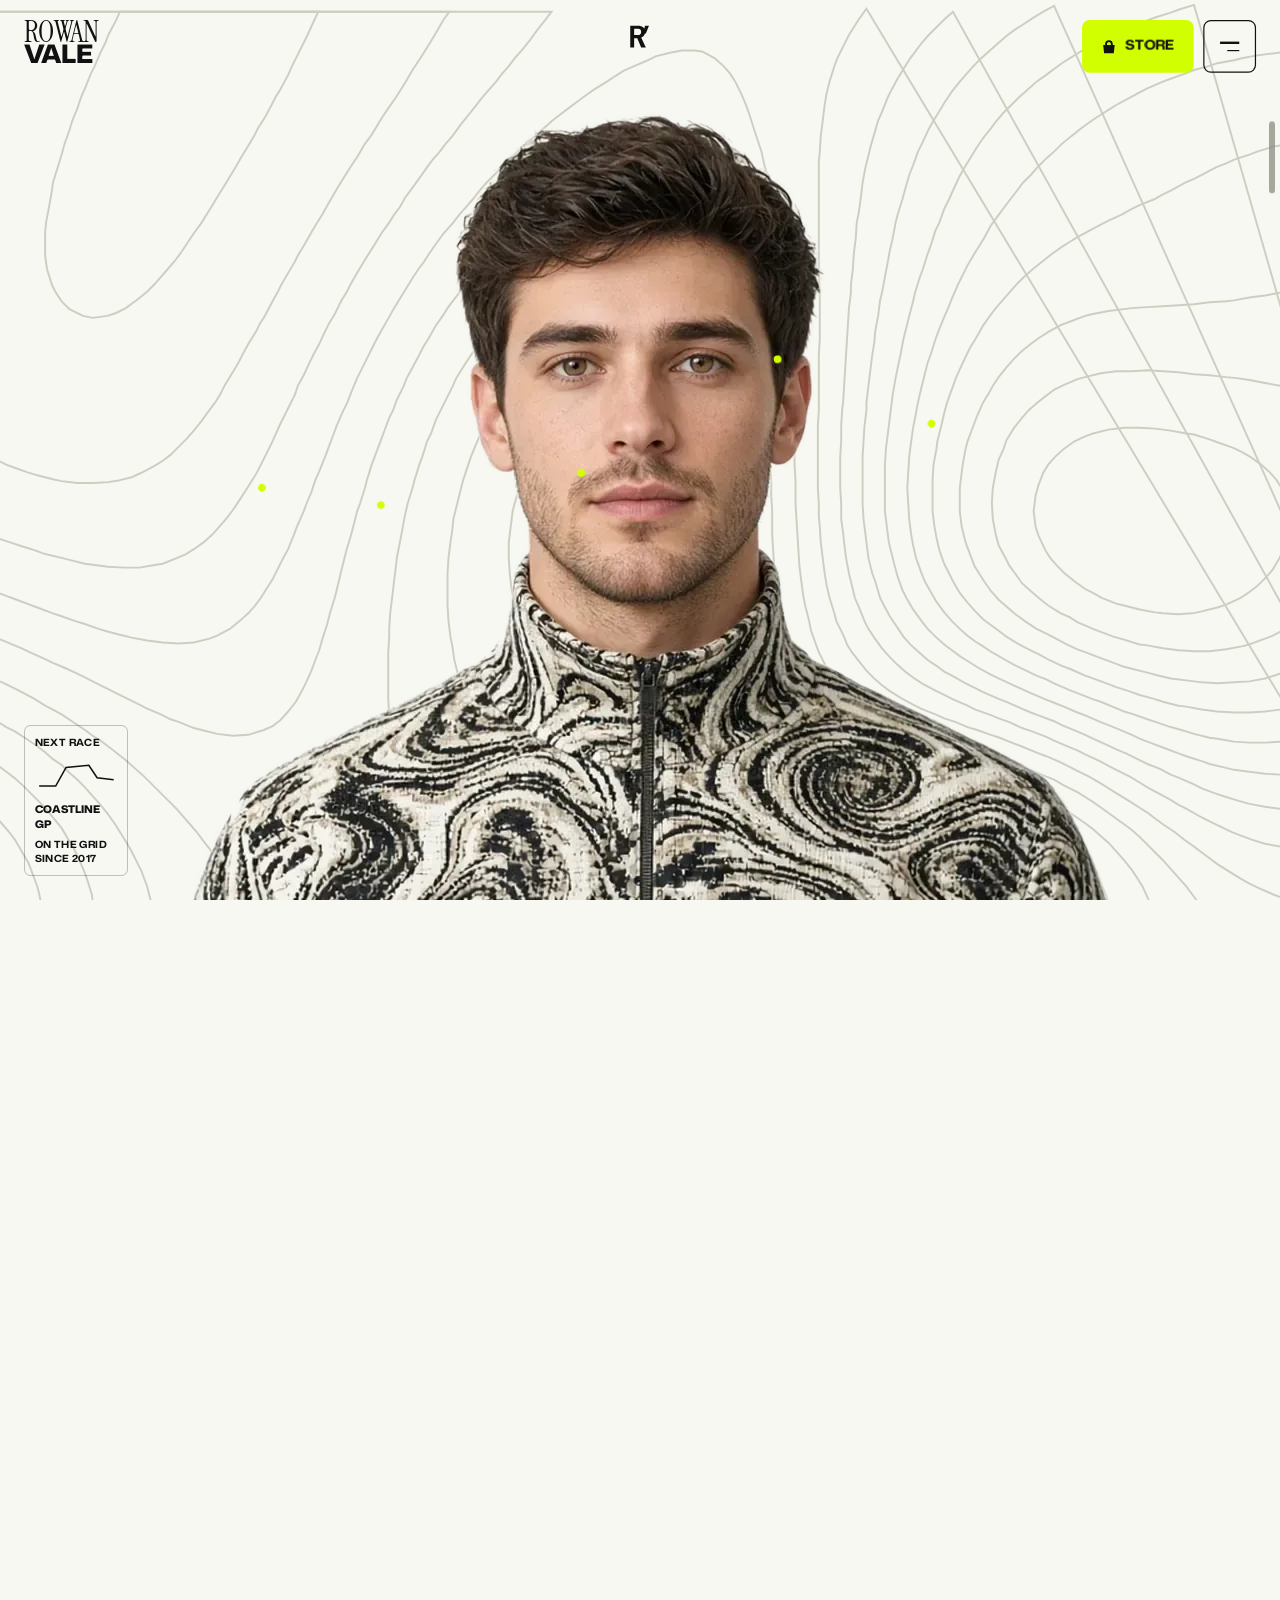
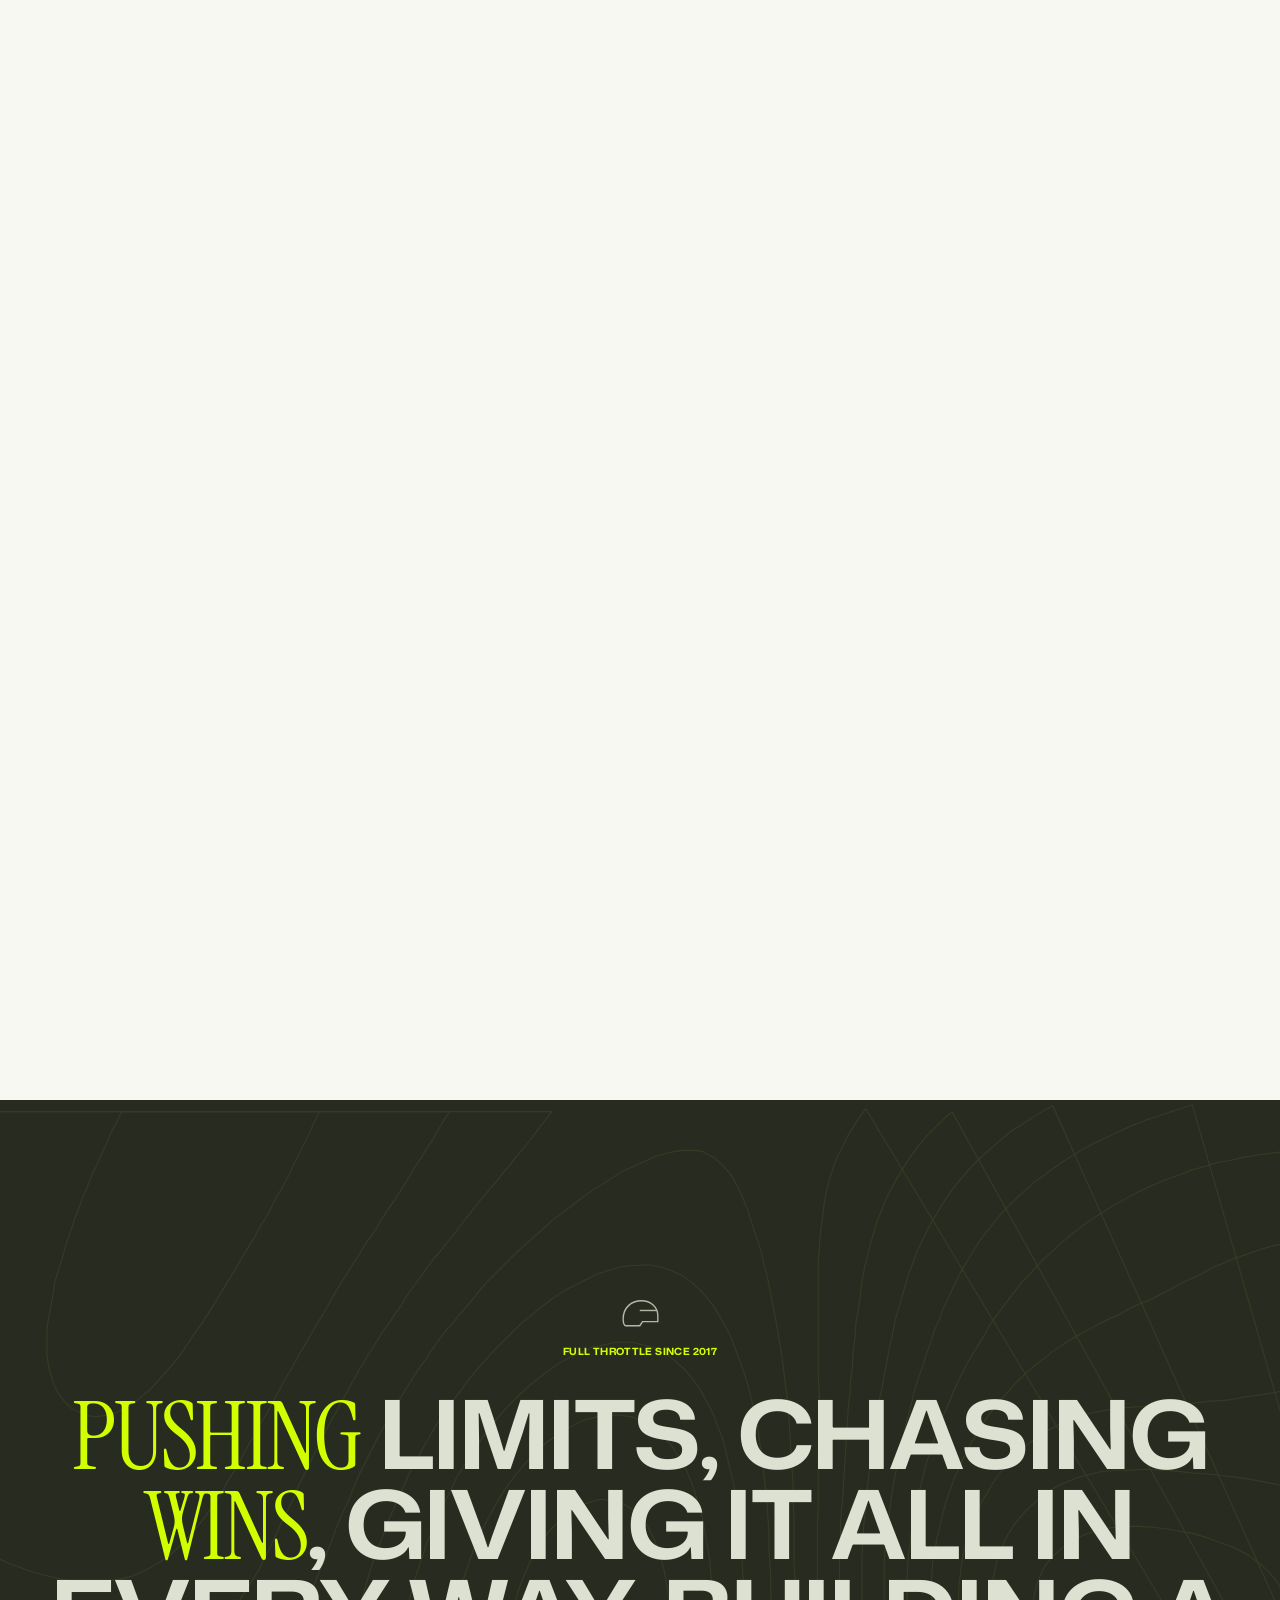
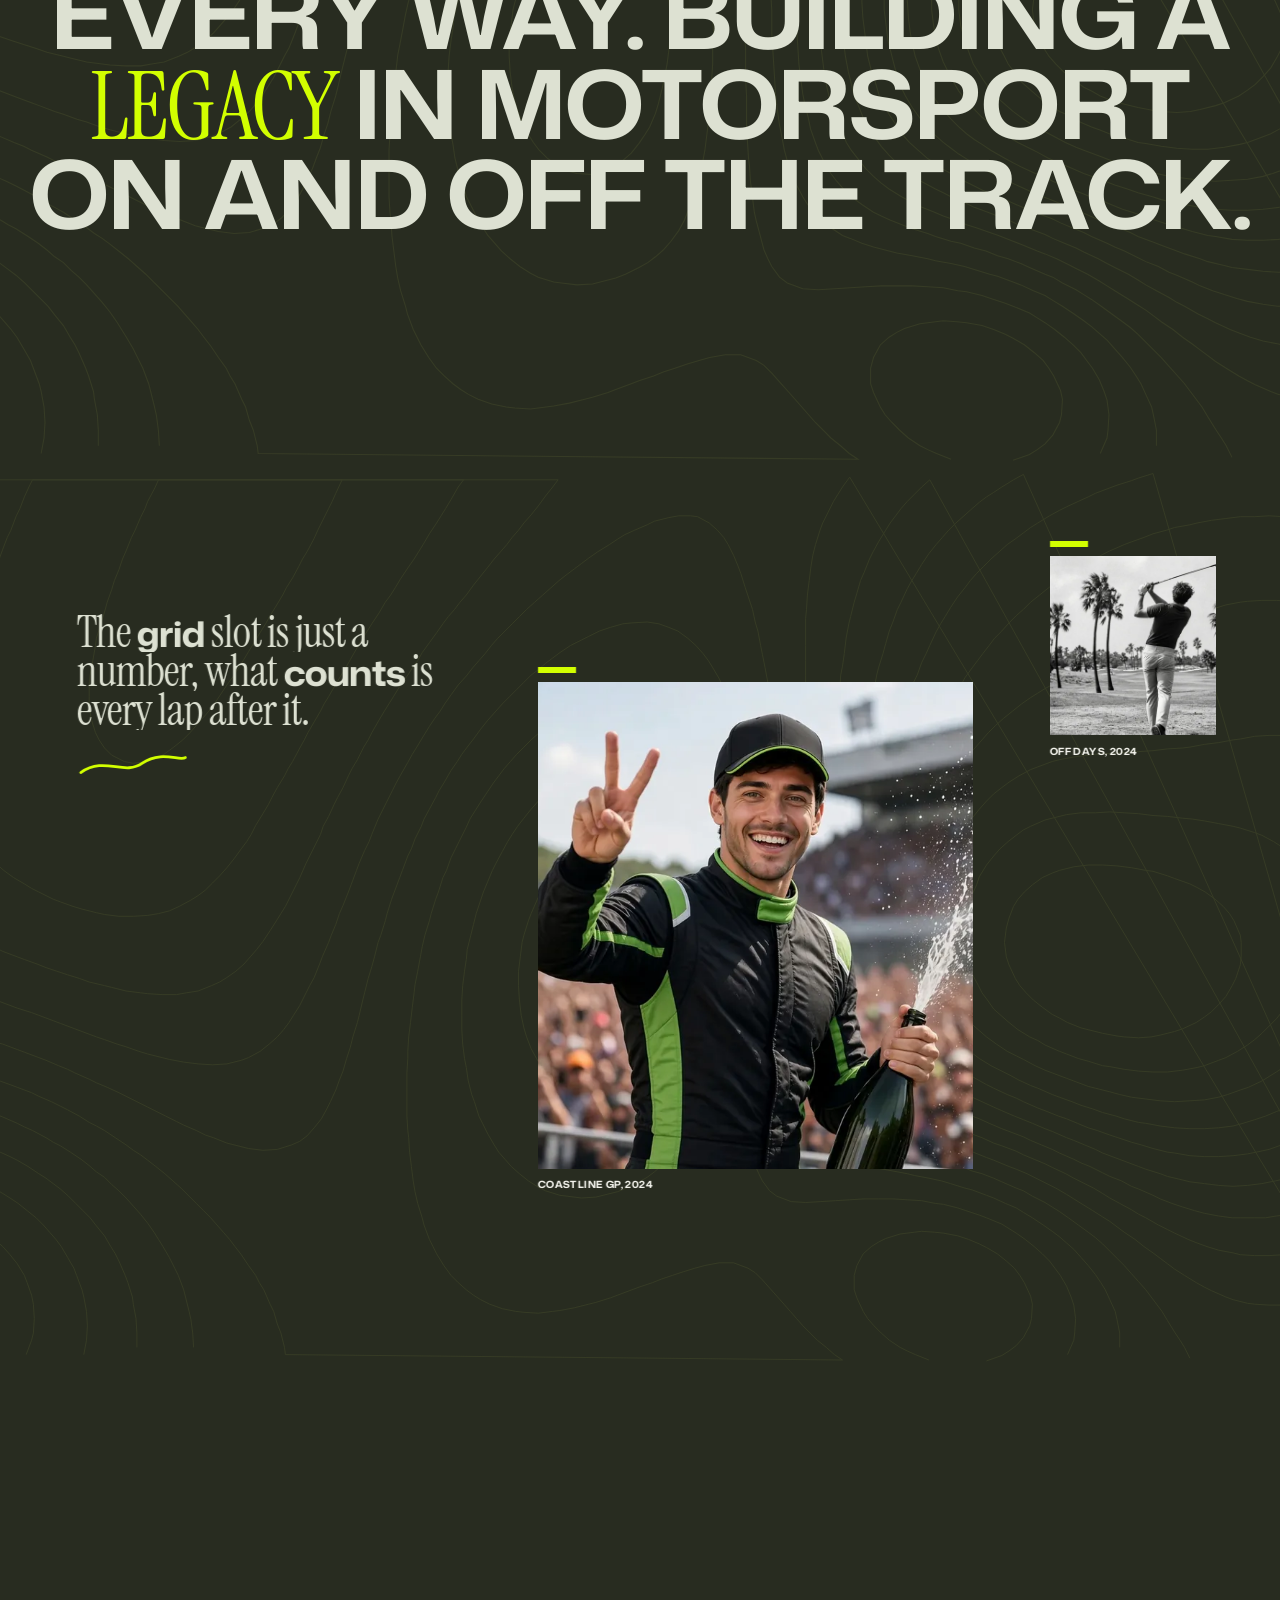
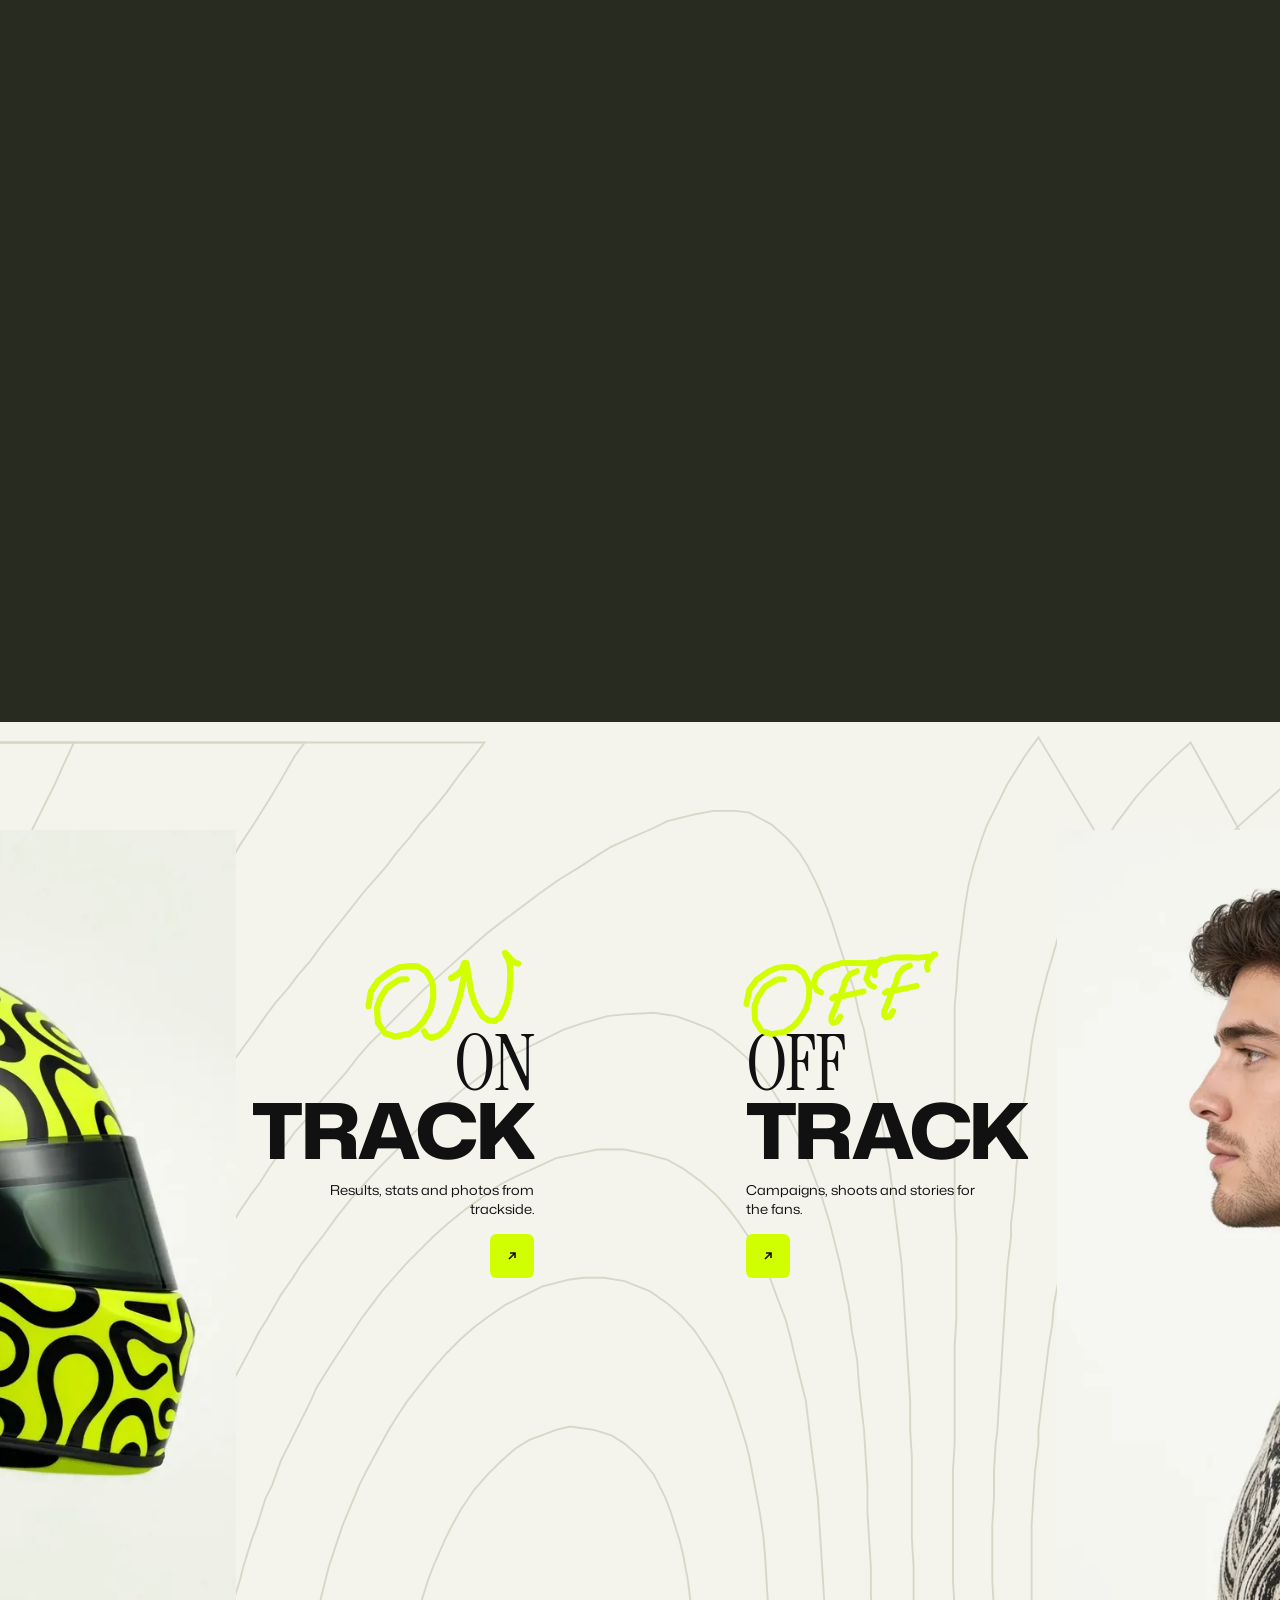
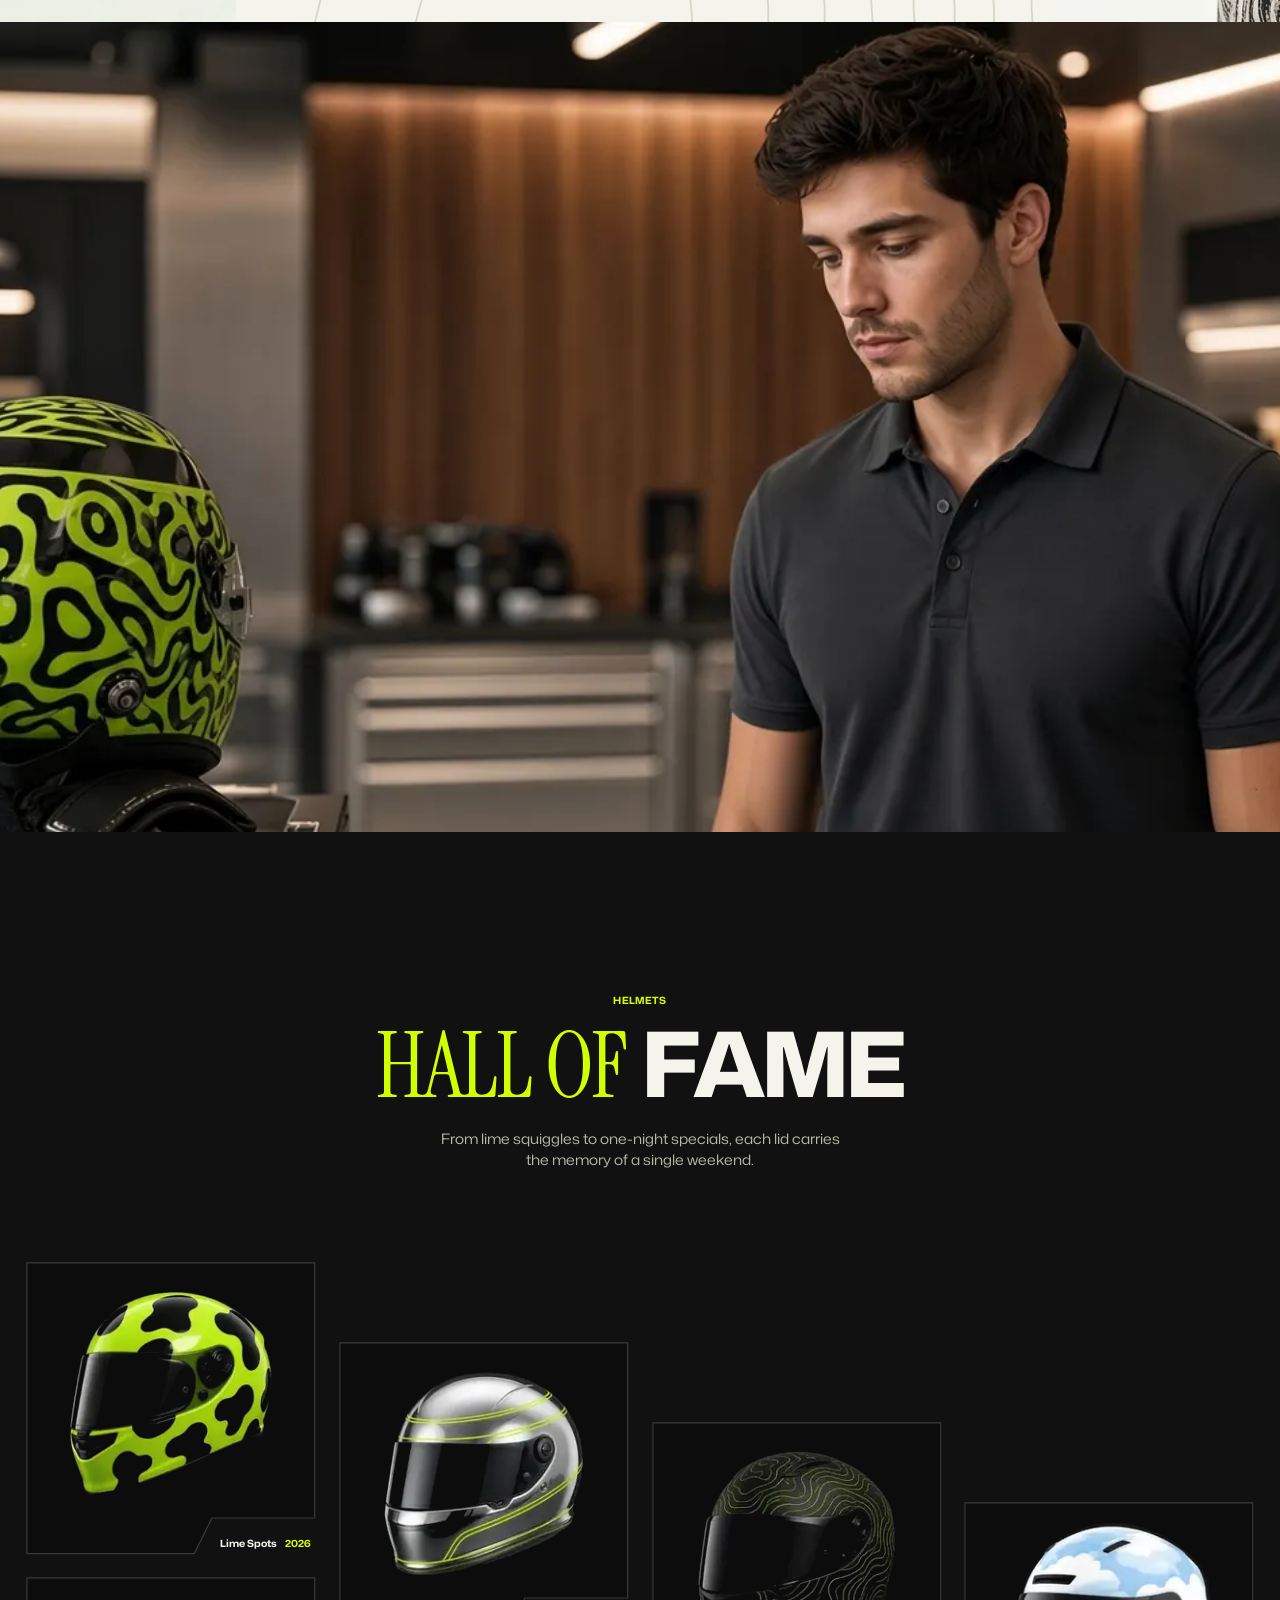
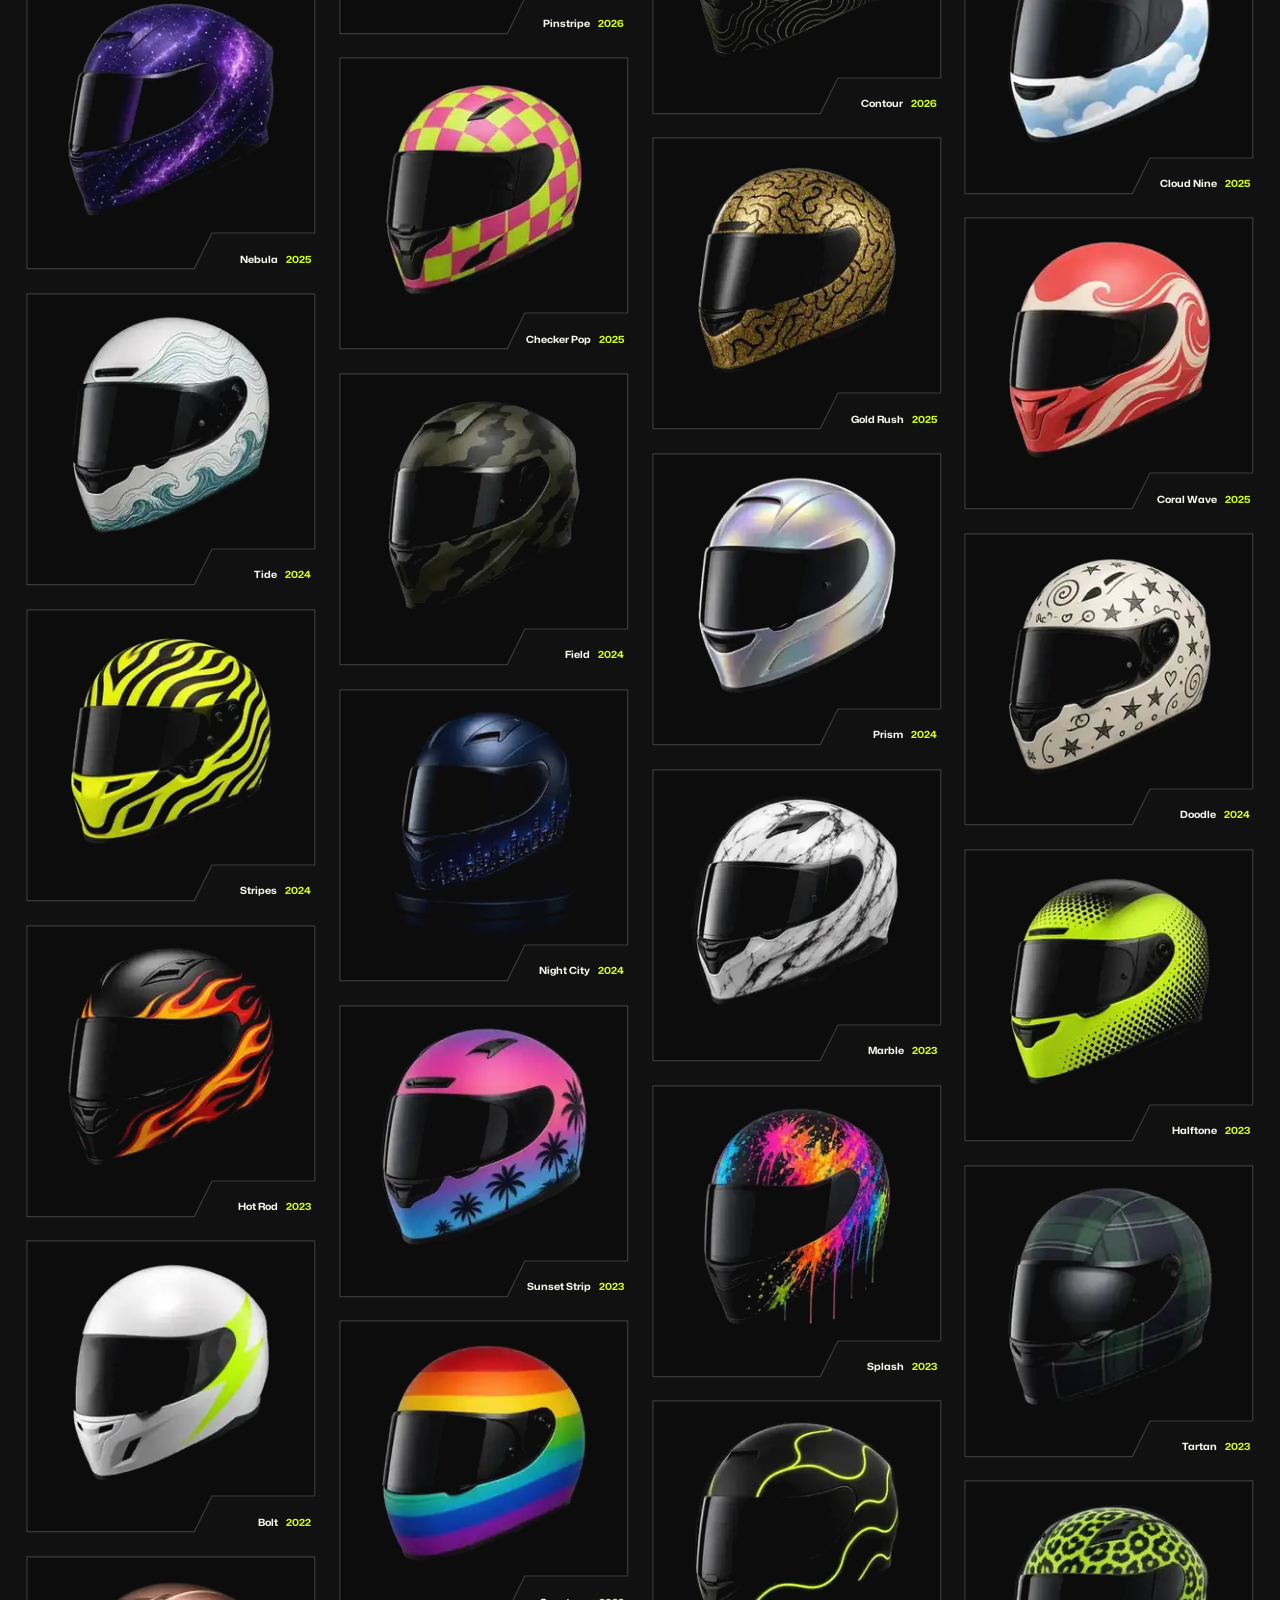
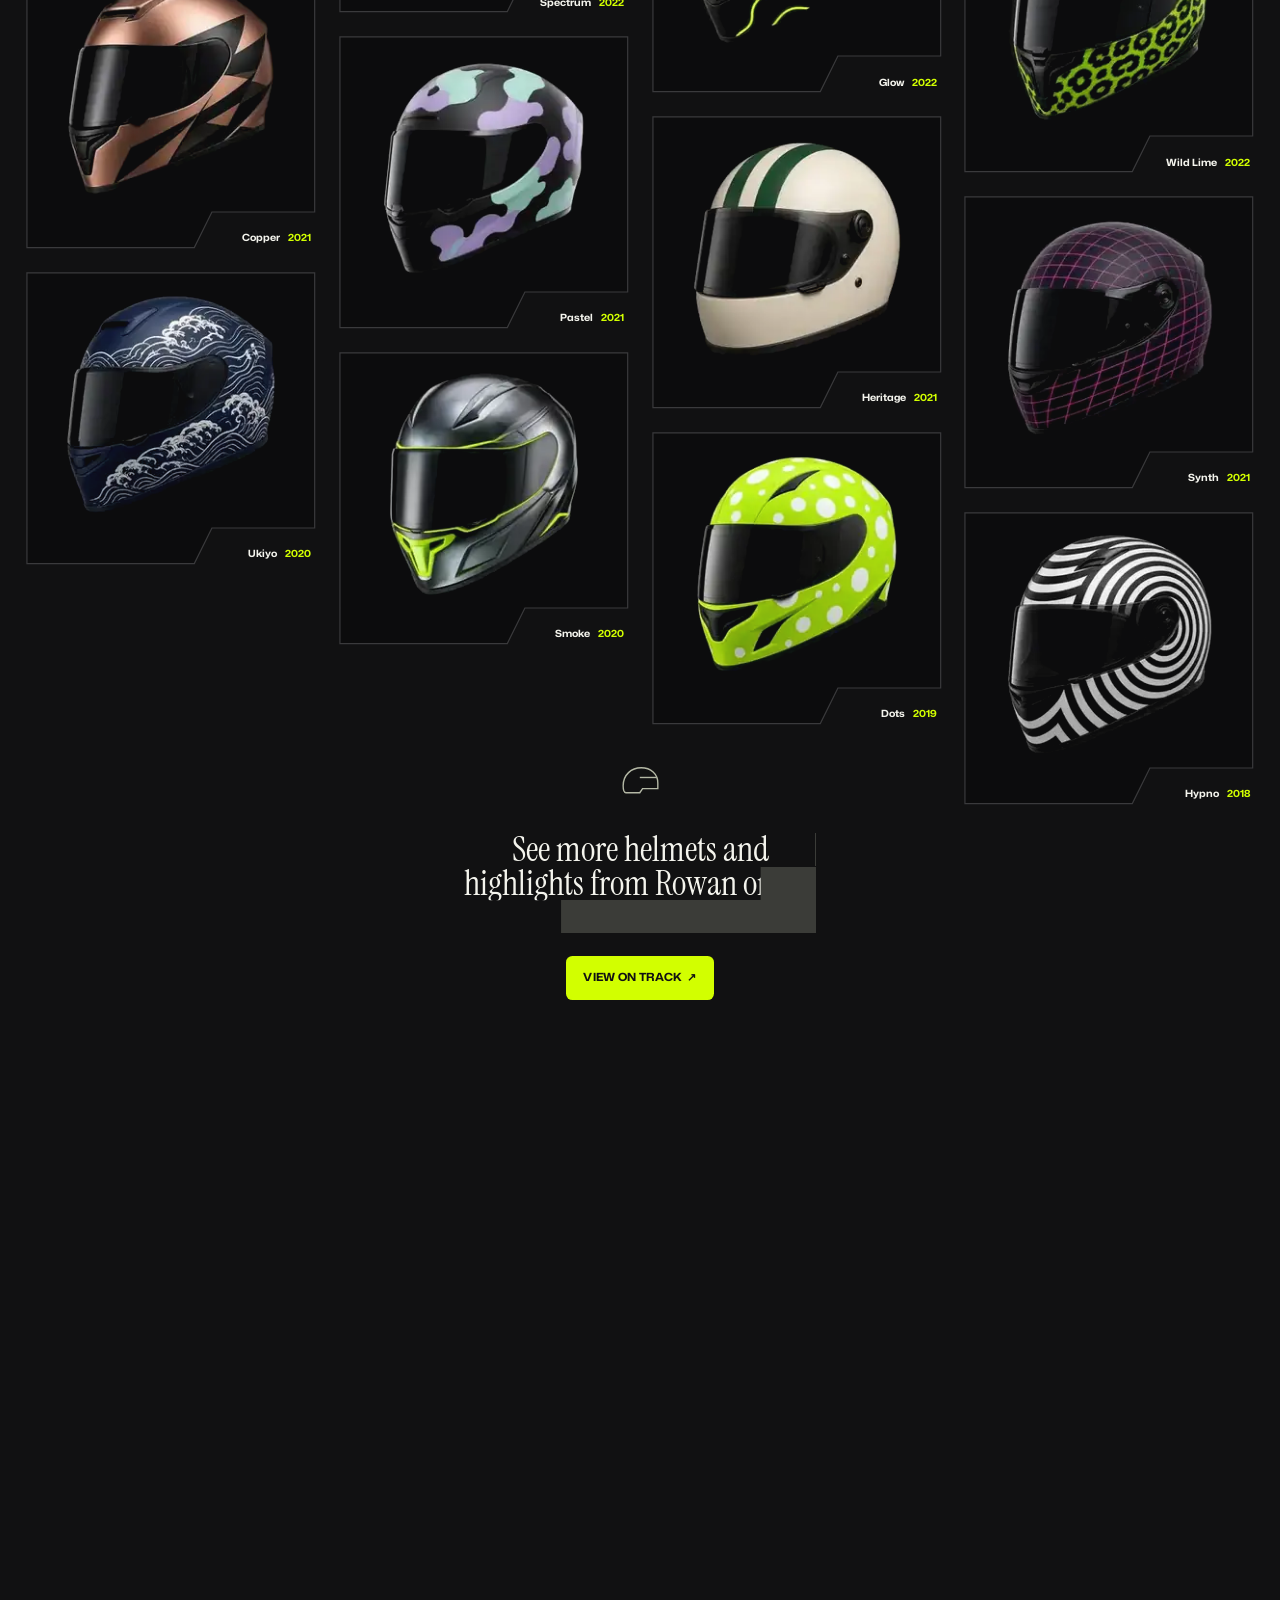
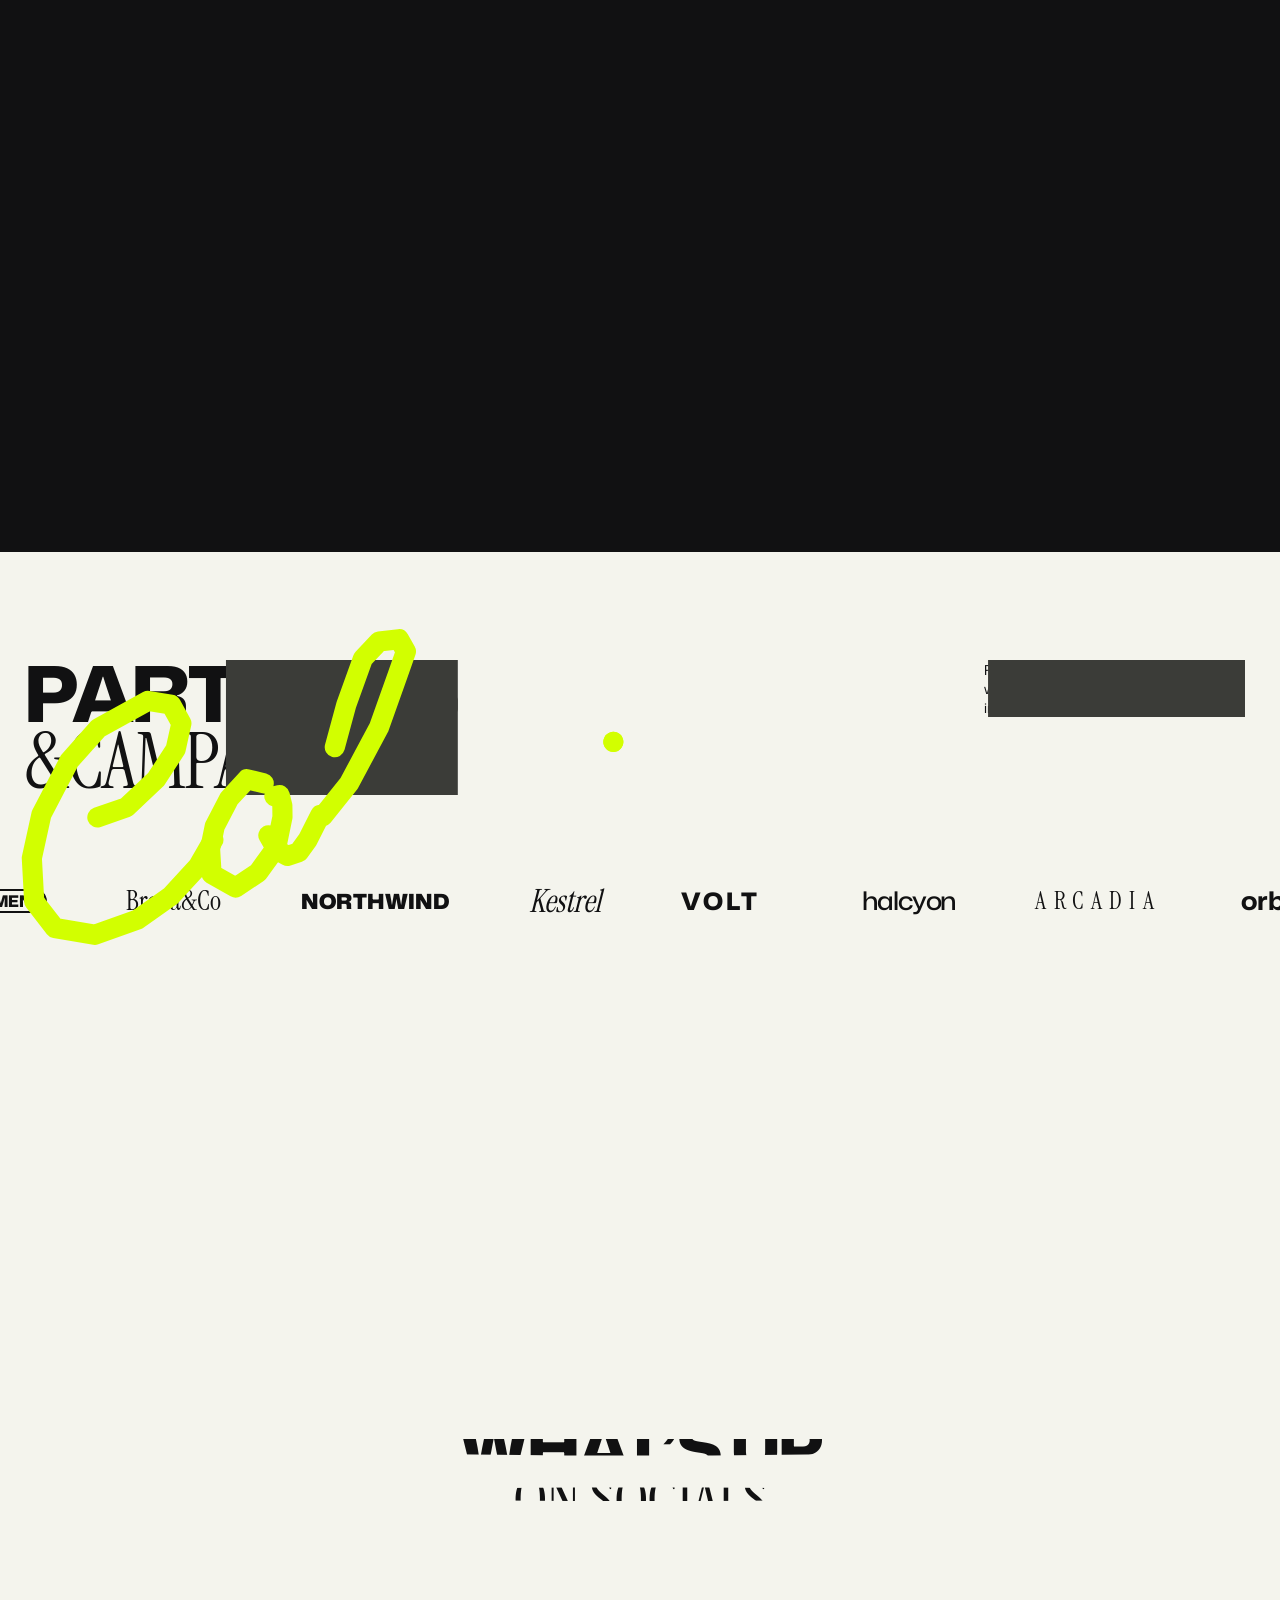
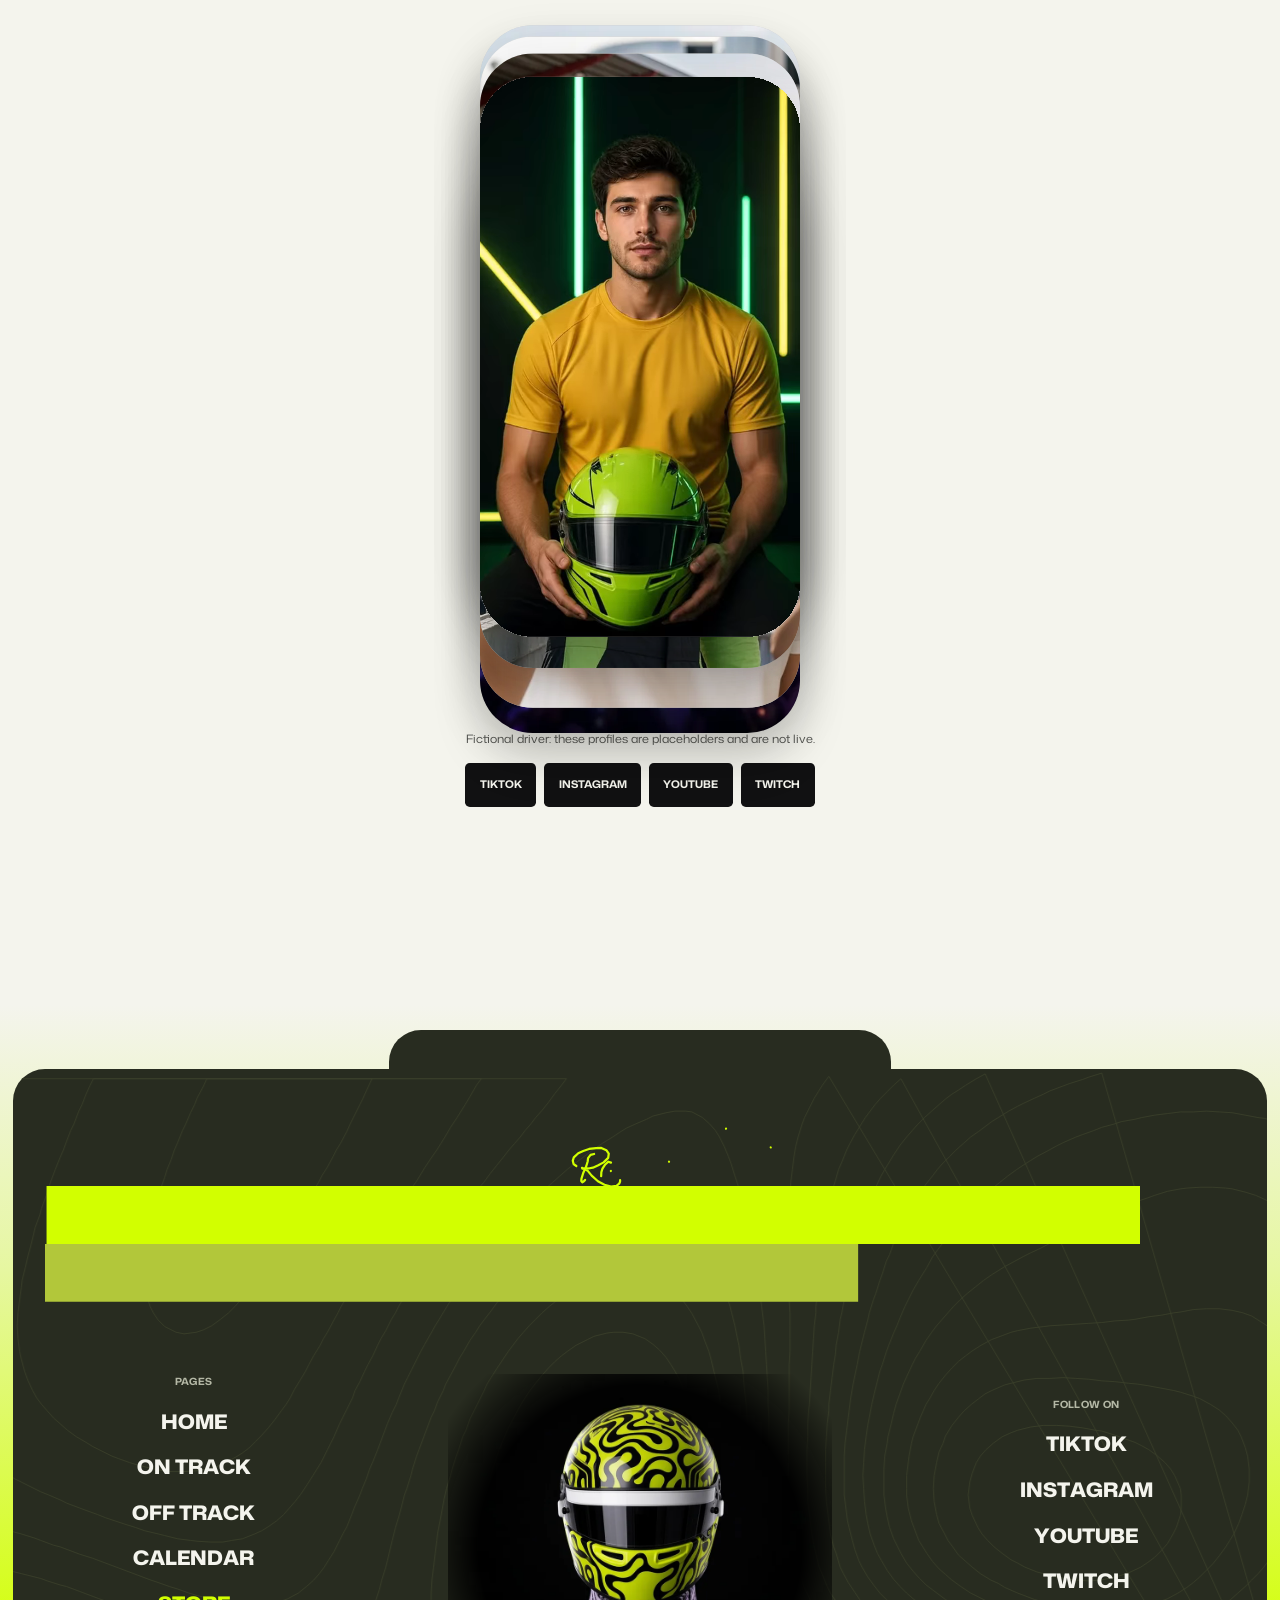
<file: index.html>
<!doctype html>
<html lang="en" class="no-js">
<head>
<meta charset="utf-8">
<meta name="viewport" content="width=device-width,initial-scale=1">
<title>Rowan Vale — Racing Driver</title>
<meta name="description" content="Rowan Vale, fictional racing driver. A motion design demo: helmets, on track, off track and partners.">
<meta name="theme-color" content="#f8f8f3">
<link rel="icon" href="data:image/svg+xml,%3Csvg xmlns=%22http://www.w3.org/2000/svg%22 viewBox=%220 0 40 40%22%3E%3Crect width=%2240%22 height=%2240%22 rx=%228%22 fill=%22%23d2ff00%22/%3E%3Ctext x=%2220%22 y=%2228%22 font-size=%2220%22 text-anchor=%22middle%22 font-family=%22serif%22%3ERV%3C/text%3E%3C/svg%3E">
<link rel="preload" href="fonts/monasans.woff2?v=3" as="font" type="font/woff2" crossorigin>
<link rel="preload" href="fonts/instrumentserif.woff2?v=3" as="font" type="font/woff2" crossorigin>
<link rel="preload" href="assets/img/hero_face.webp?v=3" as="image" fetchpriority="high">
<link rel="stylesheet" href="style.css?v=3">
</head>
<body class="is-loading">
<a class="skip" href="#main">Skip to content</a>

<div class="loader" aria-hidden="true"><div class="loader-mark"><span>RV</span><i></i></div></div>

<header class="nav" data-theme="light">
  <a class="nav-logo" href="#top"><span class="logo-a">ROWAN</span> <span class="logo-b">VALE</span></a>
  <a class="nav-mark" href="#top" aria-hidden="true" tabindex="-1"><svg viewBox="0 0 40 40"><path d="M8 6h10c6 0 9 3 9 8 0 4-2 6-5 7l6 13h-6l-5-12h-4v12H8zM13 10v8h5c2.5 0 4-1.4 4-4s-1.5-4-4-4z" fill="currentColor"/><path d="M27 6h5l-4 10h-4z" fill="currentColor"/></svg></a>
  <div class="nav-right">
    <a class="btn-store" href="#store" data-hover><span class="i" aria-hidden="true"><svg viewBox="0 0 16 16"><path d="M4 6V5a4 4 0 0 1 8 0v1h2l-1 9H3L2 6zm2 0h4V5a2 2 0 0 0-4 0z" fill="currentColor"/></svg></span><span class="t" data-text="STORE">STORE</span></a>
    <button class="btn-menu" aria-label="Open menu" aria-expanded="false" aria-controls="menu"><i></i><i></i></button>
  </div>
</header>

<div class="menu" id="menu" role="dialog" aria-modal="true" aria-label="Menu" hidden>
  <nav aria-label="Main">
    <a href="#top" data-pic="0">Home</a><a href="#on-track" data-pic="1">On track</a><a href="#off-track" data-pic="2">Off track</a><a href="#helmets" data-pic="3">Helmets</a><a href="calendar.html" data-pic="4">Calendar</a><a href="#store" data-pic="5">Store</a>
  </nav>
  <div class="menu-pics" aria-hidden="true"><img src="assets/img/m_home.webp?v=3" width="400" height="500" alt="" loading="lazy" decoding="async" class="on"><img src="assets/img/m_ontrack.webp?v=3" width="400" height="500" alt="" loading="lazy" decoding="async"><img src="assets/img/m_offtrack.webp?v=3" width="400" height="500" alt="" loading="lazy" decoding="async"><img src="assets/img/m_helmets.webp?v=3" width="400" height="500" alt="" loading="lazy" decoding="async"><img src="assets/img/m_calendar.webp?v=3" width="400" height="500" alt="" loading="lazy" decoding="async"><img src="assets/img/m_store.webp?v=3" width="400" height="500" alt="" loading="lazy" decoding="async"></div>
  <p class="menu-foot">Rowan Vale · fictional driver · motion demo</p>
</div>

<div class="scroll-ind" aria-hidden="true"><i></i></div>

<main id="main">
<!-- 1+2 HERO → MESSAGE CARD -->
<section class="hero" id="top" data-nav="light">
  <div class="hero-stick">
    <div class="hero-dark" aria-hidden="true"></div>
    <div class="hero-marquee" aria-hidden="true">
      <div class="mq-row mq-a"><div class="row-inner"><span>Built lap by lap&nbsp;·&nbsp;</span><span>Built lap by lap&nbsp;·&nbsp;</span><span>Built lap by lap&nbsp;·&nbsp;</span></div></div>
      <div class="mq-row mq-b"><div class="row-inner"><span>A coastline Sunday that changed everything&nbsp;·&nbsp;</span><span>A coastline Sunday that changed everything&nbsp;·&nbsp;</span></div></div>
    </div>
    <div class="hero-target" aria-hidden="true"></div>
    <div class="hero-media"><div class="hero-cs"><div class="topo topo-hero" aria-hidden="true"></div><div class="hero-zoom">
      <img class="hero-img" src="assets/img/hero_face.webp?v=3" width="1600" height="900" alt="Portrait of Rowan Vale, fictional racing driver, in a swirl-patterned jacket">
      <img class="hero-img hero-tint hero-bw" src="assets/img/msg_bw.webp?v=3" width="900" height="675" alt="" aria-hidden="true" loading="lazy">
      <canvas class="hero-canvas" aria-hidden="true"></canvas>
    </div></div></div>
    <div class="hero-msg" aria-hidden="true"><svg class="mono" viewBox="0 0 40 40"><path d="M8 6h10c6 0 9 3 9 8 0 4-2 6-5 7l6 13h-6l-5-12h-4v12H8zM13 10v8h5c2.5 0 4-1.4 4-4s-1.5-4-4-4z" fill="currentColor"/></svg><span class="msg-t">Message from Rowan</span></div>
    <svg class="hw signature hw-sig" viewBox="-26 28 4981 996" aria-hidden="true" focusable="false" stroke-width="48"><path d="M498 227 L419 236 L356 299 L340 362 L293 466 L208 602 L154 714.9 L142 765.4 L161 796.9 L198 781.1 L220 762.2 L227 755.9"/><path d="M81.9 431 L28.4 381 L22 305 L53.5 239 L161 164 L274 129 L406 104 L558 107 L671 120 L772 183 L813 264 L788 353 L677 435 L554 479 L432 516 L334 520 L202 507 L198 485 L312 570 L381 683 L498 822 L627 917 L762 976 L882 976 L945 939 L970 901 L976 866.1"/><path d="M834 463 L781 435 L705.1 485 L632.7 567 L598.1 639 L582.3 724.4 L651.6 790.5 L740 759.1 L822 690 L869 592 L878 554 L878 516 L859 516"/><path d="M806 642 L822 699 L853 727.6 L894 724.4 L935 690 L998 617"/><path d="M1099.3 454 L1017.4 573 L973.3 680 L967 730.7 L979.6 768.5 L1026.8 781.1 L1086.7 759.1 L1150 687 L1225 573 L1266 510 L1295 513 L1235 624 L1225 714.9 L1254 768.5 L1310 784.2 L1421 718.1 L1531 595 L1581 488 L1581 431 L1559 378 L1506 365"/><path d="M2079 617 L2041 668 L1990 721.2 L1915 768.5 L1855 781.1 L1827 737 L1839 658 L1880 526 L1861 557 L1760 655 L1653.3 743.3 L1565.1 781.1 L1521 733.9 L1527.3 646 L1618.6 539 L1732 469 L1814 444 L1896 444 L1908 457"/><path d="M2258 472 L2151 774.8 L2293 614 L2381 520 L2444 482 L2491 463 L2504 488 L2441 605 L2400 699 L2403 752.8 L2438 784.2 L2497 774.8 L2560 730.7 L2623 668 L2658 617"/><path d="M3121.5 346 L3068 271 L3093.2 189 L3140.5 154 L3257 132 L3370 123 L3459 123 L3515 145 L3537 151"/><path d="M3399 82 L3405 214 L3367 318 L3326 390 L3279 510 L3232 633 L3210 718.1 L3213 809.5 L3254 837.8 L3345 837.8 L3468 768.5 L3600 646 L3745 457 L3852 293 L3912 202 L3963 138 L4007 104 L4051 76 L4069.7 76"/><path d="M4300 617 L4262 668 L4211 721.2 L4136 768.5 L4076 781.1 L4048 737 L4060 658 L4101 526 L4082 557 L3981 655 L3874.3 743.3 L3786.1 781.1 L3742 733.9 L3748.3 646 L3839.6 539 L3953 469 L4035 444 L4117 444 L4129 457"/><path d="M4305.8 624 L4422.4 535 L4570 372 L4677 211 L4725 138 L4712 91 L4643 82 L4574 126 L4479 268 L4372 460 L4302.6 602 L4280.6 714.9 L4309 774.8 L4375.1 781.1 L4451 746.4 L4526 668 L4561 617"/><path d="M4658.1 630 L4740 589 L4809 551 L4844 494 L4831 450 L4772 444 L4655 513 L4607.8 548 L4557.4 608 L4525.9 661 L4519.6 711.8 L4541.6 755.9 L4623.5 790.5 L4762 755.9 L4806 718.1 L4869 665 L4907 617"/><path d="M395 970 C1728 890 3457 860 5037 760"/></svg>
    <div class="next-race" aria-label="Next race">
      <span class="eyebrow">Next race</span>
      <svg viewBox="0 0 80 40" aria-hidden="true"><path d="M4 30 L20 30 L30 12 L52 10 L60 22 L76 24" fill="none" stroke="currentColor" stroke-width="1.5"/></svg>
      <b>Coastline GP</b>
      <span class="eyebrow">On the grid since 2017</span>
    </div>
    <h1 class="sr">Rowan Vale — racing driver</h1>
  </div>
  <div class="hero-sig-track" aria-hidden="true"></div>
</section>

<!-- 3 MANIFESTO -->
<section class="manifesto" data-nav="dark">
  <div class="topo topo-dark" aria-hidden="true"></div>
  <div class="mani-in">
    <svg class="mini-helmet" viewBox="0 0 60 44" aria-hidden="true"><path d="M6 30C6 14 18 4 32 4s24 9 24 22v8H34l-4 6H10C7 40 6 35 6 30z" fill="none" stroke="currentColor" stroke-width="2"/><path d="M30 18h24" stroke="currentColor" stroke-width="2"/></svg>
    <p class="eyebrow c-lime" data-high="right,lime">Full throttle since 2017</p>
    <p class="mani-text" data-split data-high="right,lime-off"><strong>Pushing</strong> limits, chasing <strong>wins</strong>, giving it all in every way. Building a <strong>legacy</strong> in motorsport on and off the track.</p>
  </div>
</section>

<!-- 4 HORIZONTAL GALLERY -->
<section class="horiz" data-horizontal data-nav="dark" id="on-track">
  <div class="horiz-stick">
    <div class="topo topo-horiz" aria-hidden="true"></div>
    <div class="horiz-track">
      <div class="h-item h-quote"><p class="h-q" data-split data-high="right,lime">The <b>grid</b> slot is just a number, what <b>counts</b> is every lap after it.</p><svg class="h-sig" viewBox="0 0 120 30" aria-hidden="true"><path d="M4 22C30 4 50 26 70 12S110 10 116 6" fill="none" stroke="currentColor" stroke-width="3" stroke-linecap="round"/></svg></div>
      <figure class="h-item s-l t-1"><span class="cap-bar"></span><div class="h-img" data-img-hl><img src="assets/img/g_podium.webp?v=3" width="900" height="675" loading="lazy" alt="Rowan Vale celebrating on the podium with a peace sign"></div><figcaption>Coastline GP, 2024</figcaption></figure>
      <figure class="h-item s-s t-2"><span class="cap-bar"></span><div class="h-img" data-img-hl><img src="assets/img/g_golf.webp?v=3" width="500" height="500" loading="lazy" alt="Black and white photo of a golf swing between palm trees"></div><figcaption>Off days, 2024</figcaption></figure>
      <figure class="h-item s-m t-3"><span class="cap-bar"></span><div class="h-img" data-img-hl><img src="assets/img/g_helmetfront.webp?v=3" width="500" height="500" loading="lazy" alt="Lime race helmet with black squiggles under pit lane lights"></div><figcaption>Night race, 2023</figcaption></figure>
      <figure class="h-item s-s t-4"><span class="cap-bar"></span><div class="h-img" data-img-hl><img src="assets/img/g_press.webp?v=3" width="500" height="500" loading="lazy" alt="Rowan Vale smiling at a press conference"></div><figcaption>Media day, 2025</figcaption></figure>
      <figure class="h-item s-l t-5"><span class="cap-bar"></span><div class="h-img" data-img-hl><img src="assets/img/g_cockpit.webp?v=3" width="800" height="800" loading="lazy" alt="Rowan Vale seated in the cockpit in the garage"></div><figcaption>Harbour Circuit, 2024</figcaption></figure>
      <div class="h-item h-text"><p data-split data-high="right,dark-green-tint-1">At twelve I borrowed a rental kart for one afternoon, and I’ve been chasing that first rush ever since.</p></div>
      <figure class="h-item s-s t-6"><span class="cap-bar"></span><div class="h-img" data-img-hl><img src="assets/img/g_gala.webp?v=3" width="500" height="667" loading="lazy" alt="Black and white photo of Rowan Vale laughing at a gala"></div><figcaption>Winter ball, 2024</figcaption></figure>
      <figure class="h-item s-m t-7"><span class="cap-bar"></span><div class="h-img" data-img-hl><img src="assets/img/g_fans.webp?v=3" width="600" height="800" loading="lazy" alt="Rowan Vale waving to fans at the fence"></div><figcaption>Fan zone, 2025</figcaption></figure>
      <figure class="h-item s-s t-8"><span class="cap-bar"></span><div class="h-img" data-img-hl><img src="assets/img/g_paddock.webp?v=3" width="600" height="800" loading="lazy" alt="Rowan Vale walking through the paddock with a backpack"></div><figcaption>Paddock, 2024</figcaption></figure>
      <div class="h-item h-end"></div>
    </div>
  </div>
</section>

<!-- 5 ON TRACK / OFF TRACK -->
<section class="otot" data-nav="light" id="off-track">
  <div class="topo topo-light" aria-hidden="true"></div>
  <div class="otot-top">
    <img class="otot-img otot-l" src="assets/img/on_helmet.webp?v=3" width="700" height="933" loading="lazy" alt="Lime helmet with black squiggles in side profile">
    <img class="otot-img otot-r" src="assets/img/off_face.webp?v=3" width="700" height="933" loading="lazy" alt="Rowan Vale in side profile">
    <div class="otot-col otot-c1">
      <svg class="hw s-on" viewBox="-32 15 1878 981" aria-hidden="true" focusable="false" stroke-width="70"><path d="M37.8 472 L37.8 466 L88.2 309 L186 202 L334 120 L444 85 L551 88 L652 104 L737 173 L778 274 L791 346 L775 476 L728 602 L636 721.2 L542 800 L447 844.1 L290 853.5 L180 800 L117 671 L129 504 L183 400 L268 299 L353 255 L419 224 L460 224 L504 230"/><path d="M620 837.8 L639 891.4 L696 926 L783.9 907 L887.8 834.6 L979 693 L1064 529 L1124 368 L1171 239 L1200 142 L1209 472 L1231 611 L1297 765.4 L1357 818.9 L1423 834.6 L1493 800 L1581 671 L1638 526 L1675 328 L1682 211 L1669 154 L1647 91 L1694 157 L1723 195 L1748 214 L1776 230"/><path d="M1008 287 L1020 283 L1108 242 L1143 205 L1178 142"/><path d="M1008 287 L1020 283 L1108 242 L1143 205 L1178 142"/></svg>
      <h2 class="otot-h" data-high="left,dark-green-tint-1"><span class="serif">On</span><br>Track</h2>
      <p class="otot-p" data-high="left,dark-green-tint-1,200">Results, stats and photos from trackside.</p>
      <a class="btn-round" href="#on-track" aria-label="Go to on track"><svg viewBox="0 0 16 16"><path d="M5 11 11 5M6 5h5v5" fill="none" stroke="currentColor" stroke-width="1.6"/></svg></a>
    </div>
    <div class="otot-col otot-c2">
      <svg class="hw s-off" viewBox="-32 15 2404 909" aria-hidden="true" focusable="false" stroke-width="70"><path d="M37.8 472 L37.8 466 L88.2 309 L186 202 L334 120 L444 85 L551 88 L652 104 L737 173 L778 274 L791 346 L775 476 L728 602 L636 721.2 L542 800 L447 844.1 L290 853.5 L180 800 L117 671 L129 504 L183 400 L268 299 L353 255 L419 224 L460 224 L504 230"/><path d="M1367 224 L1285 249 L1219 321 L1181 416 L1127 504 L1067 630 L1014 724.4 L1008 774.8 L1026 800 L1074 790.5 L1102 752.8 L1118 733.9"/><path d="M922.5 428 L875.2 397 L843.7 324 L894.1 211 L995 148 L1196 110 L1363 126 L1480 142 L1559 142 L1641 145 L1678 123 L1663 120 L1590 195 L1568 246 L1571 293"/><path d="M1080 491 L1045 513 L1420 469"/><path d="M1991 224 L1909 249 L1843 321 L1805 416 L1751 504 L1691 630 L1638 724.4 L1632 774.8 L1650 800 L1698 790.5 L1726 752.8 L1742 733.9"/><path d="M1546.5 428 L1499.2 397 L1467.7 324 L1518.1 211 L1619 148 L1820 110 L1987 126 L2104 142 L2183 142 L2265 145 L2302 123 L2287 120 L2214 195 L2192 246 L2195 293"/><path d="M1704 491 L1669 513 L2044 469"/></svg>
      <h2 class="otot-h" data-high="right,dark-green-tint-1"><span class="serif">Off</span><br>Track</h2>
      <p class="otot-p" data-high="right,dark-green-tint-1,200">Campaigns, shoots and stories for the fans.</p>
      <a class="btn-round" href="#collabs" aria-label="Go to off track"><svg viewBox="0 0 16 16"><path d="M5 11 11 5M6 5h5v5" fill="none" stroke="currentColor" stroke-width="1.6"/></svg></a>
    </div>
  </div>
  <div class="otot-bottom" data-otot-bottom><img src="assets/img/garage.webp?v=3" width="1280" height="720" loading="lazy" alt="Team garage with a lime helmet on a stand and Rowan Vale looking down"></div>
</section>

<!-- 6 HELMETS -->
<section class="helmets" data-nav="dark" id="helmets">
  <div class="hel-head">
    <p class="eyebrow" data-high="right,lime">Helmets</p>
    <h2 class="hel-title" data-high="right,lime,200"><span class="serif">Hall of</span> Fame</h2>
    <p class="hel-p">From lime squiggles to one-night specials, each lid carries the memory of a single weekend.</p>
  </div>
  <div class="hel-grid" data-helmet-grid></div>
  <div class="hel-cta">
    <svg class="mini-helmet" viewBox="0 0 60 44" aria-hidden="true"><path d="M6 30C6 14 18 4 32 4s24 9 24 22v8H34l-4 6H10C7 40 6 35 6 30z" fill="none" stroke="currentColor" stroke-width="2"/><path d="M30 18h24" stroke="currentColor" stroke-width="2"/></svg>
    <p class="cta-t" data-split data-high="right,dark-green-tint-1">See more helmets and highlights from Rowan on the track</p>
    <a class="btn-lime" href="#on-track" data-hover><span class="t" data-text="VIEW ON TRACK  ↗">VIEW ON TRACK&nbsp;&nbsp;↗</span></a>
  </div>
</section>

<!-- 7 STORE / VISOR -->
<section class="store" id="store" data-nav="light">
  <div class="visor" data-visor>
    <div class="store-in">
      <div class="store-copy">
        <p class="eyebrow" data-high="right,dark-green-tint-1">Store · RV07 drop</p>
        <h2 class="store-h" data-high="right,dark-green-tint-1,200"><span class="serif">Line</span><br>Chaser</h2>
        <p class="store-p">Rowan’s own numbered collection, made for the people in the grandstands. Wear it, keep it, pass it on.</p>
        <a class="btn-dark" href="store.html" data-hover><span class="t" data-text="VISIT THE STORE  ↗">VISIT THE STORE&nbsp;&nbsp;↗</span></a>
      </div>
      <div class="store-img s1" data-img-hl><img src="assets/img/rv_hoodie.webp?v=3" width="1152" height="864" loading="lazy" alt="Back of a black Line Chaser hoodie with a lime RV monogram in a sunny courtyard"></div>
      <div class="store-img s2" data-img-hl><img src="assets/img/rv_box.webp?v=3" width="600" height="800" loading="lazy" alt="Matte black RV07 collector box with a lime scarf inside"></div>
    </div>
  </div>
</section>

<!-- 8 COLLABS -->
<section class="collabs" id="collabs" data-nav="light">
  <div class="col-head">
    <h2 class="col-title" data-high="right,dark-green-tint-1"><span class="mona">Partners</span><br><span class="serif">&amp;Campaigns</span></h2>
    <svg class="hw s-collab" viewBox="-57 9 3022 893" aria-hidden="true" focusable="false" stroke-width="70"><path d="M296 438 L403 428 L526 359 L617 274 L658 192 L639 120 L564 88 L375 138 L249 224 L110 381 L41 520 L12.6 668 L59.9 774.8 L189 831.5 L346 815.8 L476 765.4 L595 687 L668 611"/><path d="M885 463 L832 435 L756.1 485 L683.7 567 L649.1 639 L633.3 724.4 L702.6 790.5 L791 759.1 L873 690 L920 592 L929 554 L929 516 L910 516"/><path d="M857 642 L873 699 L904 727.6 L945 724.4 L986 690 L1049 617"/><path d="M1055.8 624 L1172.4 535 L1320 372 L1427 211 L1475 138 L1462 91 L1393 82 L1324 126 L1229 268 L1122 460 L1052.6 602 L1030.6 714.9 L1059 774.8 L1125.1 781.1 L1201 746.4 L1276 668 L1311 617"/><path d="M1316.8 624 L1433.4 535 L1581 372 L1688 211 L1736 138 L1723 91 L1654 82 L1585 126 L1490 268 L1383 460 L1313.6 602 L1291.6 714.9 L1320 774.8 L1386.1 781.1 L1462 746.4 L1537 668 L1572 617"/><path d="M2098 617 L2060 668 L2009 721.2 L1934 768.5 L1874 781.1 L1846 737 L1858 658 L1899 526 L1880 557 L1779 655 L1672.3 743.3 L1584.1 781.1 L1540 733.9 L1546.3 646 L1637.6 539 L1751 469 L1833 444 L1915 444 L1927 457"/><path d="M2097.5 617 L2176.2 548 L2261 472 L2362 394 L2441 324 L2523 217 L2545 126 L2501 79 L2413 120 L2324 236 L2226.6 441 L2166.8 598 L2157.4 727.6 L2166.8 746.4 L2179.4 655 L2261 557 L2378 485 L2463 466 L2494 504 L2498 548 L2457 617 L2416 680 L2318 759.1 L2264 781.1 L2116.4 809.5"/><path d="M2513.5 617 L2554.4 583 L2579.6 539 L2611.1 472 L2662 406 L2794 353 L2838 346 L2888 356 L2895 387 L2888 419 L2873 435"/><path d="M2598.5 526 L2617.5 567 L2706 617 L2743 665 L2740 711.8 L2696 765.4 L2623.8 806.3 L2576.5 828.4 L2519.8 831.5 L2510.4 818.9 L2510.4 784.2 L2529.2 765.4"/></svg>
    <p class="col-p" data-high="right,dark-green-tint-1,200">Rowan works with a range of partners who share his passion for performance, in every industry.</p>
  </div>
  <div class="marquee" data-mq data-speed="40" data-dir="right" data-dup="3" data-ss="10" aria-label="Fictional partner logos">
    <div class="mq-lane"><div class="mq-coll"></div></div>
  </div>
</section>

<!-- 9 SOCIALS -->
<section class="socials" data-nav="light">
  <h2 class="soc-title" data-oval><span class="mona">What’s up</span><br><span class="serif">On socials</span></h2>
  <div class="fan" data-fan>
    <div class="fan-c"><img src="assets/img/s_disco.webp?v=3" width="520" height="924" loading="lazy" alt="Disco ball in blue light"></div>
    <div class="fan-c"><img src="assets/img/s_selfie.webp?v=3" width="520" height="924" loading="lazy" alt="Selfie of Rowan Vale in a white t-shirt"></div>
    <div class="fan-c"><img src="assets/img/g_fans.webp?v=3" width="600" height="800" loading="lazy" alt="Rowan Vale waving to fans"></div>
    <div class="fan-c"><video class="fan-v" muted loop playsinline preload="none" poster="assets/img/s_neon.webp?v=3" width="520" height="924" aria-label="Rowan Vale holding a lime helmet under neon lights (short silent loop)" data-lazy-video><source data-src="assets/img/s_neon_loop.webm?v=3" type="video/webm"><source data-src="assets/img/s_neon_loop.mp4?v=3" type="video/mp4"></video></div>
    <div class="fan-c"><img src="assets/img/s_pitlane.webp?v=3" width="520" height="924" loading="lazy" alt="Rowan Vale in a black and lime race suit on pit lane"></div>
    <div class="fan-c"><img src="assets/img/g_paddock.webp?v=3" width="600" height="800" loading="lazy" alt="Rowan Vale in the paddock"></div>
    <div class="fan-c"><img src="assets/img/g_podium.webp?v=3" width="900" height="675" loading="lazy" alt="Rowan Vale on the podium"></div>
  </div>
  <p class="soc-follow serif">Follow Rowan on social media</p>
  <p class="soc-note">Fictional driver: these profiles are placeholders and are not live.</p>
  <ul class="soc-links"><li><a role="link" aria-disabled="true" title="Fictional profile, not live in this demo">TikTok</a></li><li><a role="link" aria-disabled="true" title="Fictional profile, not live in this demo">Instagram</a></li><li><a role="link" aria-disabled="true" title="Fictional profile, not live in this demo">YouTube</a></li><li><a role="link" aria-disabled="true" title="Fictional profile, not live in this demo">Twitch</a></li></ul>
</section>

<!-- 10 FOOTER -->
<footer class="footer" data-nav="dark">
  <div class="foot-grad" aria-hidden="true"></div>
  <div class="foot-card">
    <div class="topo topo-foot" aria-hidden="true"></div>
    <svg class="hw signature sig-foot hw-sig" viewBox="-26 28 4981 996" aria-hidden="true" focusable="false" stroke-width="48"><path d="M498 227 L419 236 L356 299 L340 362 L293 466 L208 602 L154 714.9 L142 765.4 L161 796.9 L198 781.1 L220 762.2 L227 755.9"/><path d="M81.9 431 L28.4 381 L22 305 L53.5 239 L161 164 L274 129 L406 104 L558 107 L671 120 L772 183 L813 264 L788 353 L677 435 L554 479 L432 516 L334 520 L202 507 L198 485 L312 570 L381 683 L498 822 L627 917 L762 976 L882 976 L945 939 L970 901 L976 866.1"/><path d="M834 463 L781 435 L705.1 485 L632.7 567 L598.1 639 L582.3 724.4 L651.6 790.5 L740 759.1 L822 690 L869 592 L878 554 L878 516 L859 516"/><path d="M806 642 L822 699 L853 727.6 L894 724.4 L935 690 L998 617"/><path d="M1099.3 454 L1017.4 573 L973.3 680 L967 730.7 L979.6 768.5 L1026.8 781.1 L1086.7 759.1 L1150 687 L1225 573 L1266 510 L1295 513 L1235 624 L1225 714.9 L1254 768.5 L1310 784.2 L1421 718.1 L1531 595 L1581 488 L1581 431 L1559 378 L1506 365"/><path d="M2079 617 L2041 668 L1990 721.2 L1915 768.5 L1855 781.1 L1827 737 L1839 658 L1880 526 L1861 557 L1760 655 L1653.3 743.3 L1565.1 781.1 L1521 733.9 L1527.3 646 L1618.6 539 L1732 469 L1814 444 L1896 444 L1908 457"/><path d="M2258 472 L2151 774.8 L2293 614 L2381 520 L2444 482 L2491 463 L2504 488 L2441 605 L2400 699 L2403 752.8 L2438 784.2 L2497 774.8 L2560 730.7 L2623 668 L2658 617"/><path d="M3121.5 346 L3068 271 L3093.2 189 L3140.5 154 L3257 132 L3370 123 L3459 123 L3515 145 L3537 151"/><path d="M3399 82 L3405 214 L3367 318 L3326 390 L3279 510 L3232 633 L3210 718.1 L3213 809.5 L3254 837.8 L3345 837.8 L3468 768.5 L3600 646 L3745 457 L3852 293 L3912 202 L3963 138 L4007 104 L4051 76 L4069.7 76"/><path d="M4300 617 L4262 668 L4211 721.2 L4136 768.5 L4076 781.1 L4048 737 L4060 658 L4101 526 L4082 557 L3981 655 L3874.3 743.3 L3786.1 781.1 L3742 733.9 L3748.3 646 L3839.6 539 L3953 469 L4035 444 L4117 444 L4129 457"/><path d="M4305.8 624 L4422.4 535 L4570 372 L4677 211 L4725 138 L4712 91 L4643 82 L4574 126 L4479 268 L4372 460 L4302.6 602 L4280.6 714.9 L4309 774.8 L4375.1 781.1 L4451 746.4 L4526 668 L4561 617"/><path d="M4658.1 630 L4740 589 L4809 551 L4844 494 L4831 450 L4772 444 L4655 513 L4607.8 548 L4557.4 608 L4525.9 661 L4519.6 711.8 L4541.6 755.9 L4623.5 790.5 L4762 755.9 L4806 718.1 L4869 665 L4907 617"/><path d="M395 970 C1728 890 3457 860 5037 760"/></svg>
    <h2 class="foot-h"><span class="l1" data-high="right,lime"><span class="mona">Always</span> <span class="serif c-lime">chasing</span></span><span class="l2" data-high="right,lime-off,150"><span class="mona">the</span> <span class="serif c-lime">line.</span></span></h2>
    <img class="foot-helmet" src="assets/img/footer_helmet.webp?v=3" width="900" height="900" loading="lazy" alt="Rowan Vale wearing his lime helmet">
    <div class="foot-col fc-l"><span class="eyebrow">Pages</span><a href="#top" data-hover><span class="t" data-text="HOME">HOME</span></a><a href="#on-track" data-hover><span class="t" data-text="ON TRACK">ON TRACK</span></a><a href="#off-track" data-hover><span class="t" data-text="OFF TRACK">OFF TRACK</span></a><a href="calendar.html" data-hover><span class="t" data-text="CALENDAR">CALENDAR</span></a><a class="c-lime" href="#store" data-hover><span class="t" data-text="STORE">STORE</span></a></div>
    <div class="foot-col fc-r"><span class="eyebrow">Follow on</span><a role="link" aria-disabled="true" title="Fictional profile, not live in this demo" data-hover><span class="t" data-text="TIKTOK">TIKTOK</span></a><a role="link" aria-disabled="true" title="Fictional profile, not live in this demo" data-hover><span class="t" data-text="INSTAGRAM">INSTAGRAM</span></a><a role="link" aria-disabled="true" title="Fictional profile, not live in this demo" data-hover><span class="t" data-text="YOUTUBE">YOUTUBE</span></a><a role="link" aria-disabled="true" title="Fictional profile, not live in this demo" data-hover><span class="t" data-text="TWITCH">TWITCH</span></a></div>
    <a class="btn-lime foot-btn" href="mailto:hello@rowanvale.example?subject=Business%20enquiry" data-hover><span class="t" data-text="BUSINESS ENQUIRIES  ↗">BUSINESS ENQUIRIES&nbsp;&nbsp;↗</span></a>
    <div class="marquee foot-mq" data-mq data-speed="30" data-dir="left" data-dup="3" data-ss="5" aria-label="Fictional partner logos"><div class="mq-lane"><div class="mq-coll"></div></div></div>
    <div class="foot-legal"><span>© 2026 Rowan Vale (fictional). Demo only.</span><span><a href="legal.html#privacy">Privacy policy</a><a href="legal.html#terms">Terms</a></span></div>
  </div>
</footer>
</main>

<script defer src="vendor/gsap.min.js?v=3"></script>
<script defer src="vendor/ScrollTrigger.min.js?v=3"></script>
<script defer src="vendor/SplitText.min.js?v=3"></script>
<script defer src="vendor/lenis.min.js?v=3"></script>
<script defer src="main.js?v=3"></script>
</body>
</html>
</file>
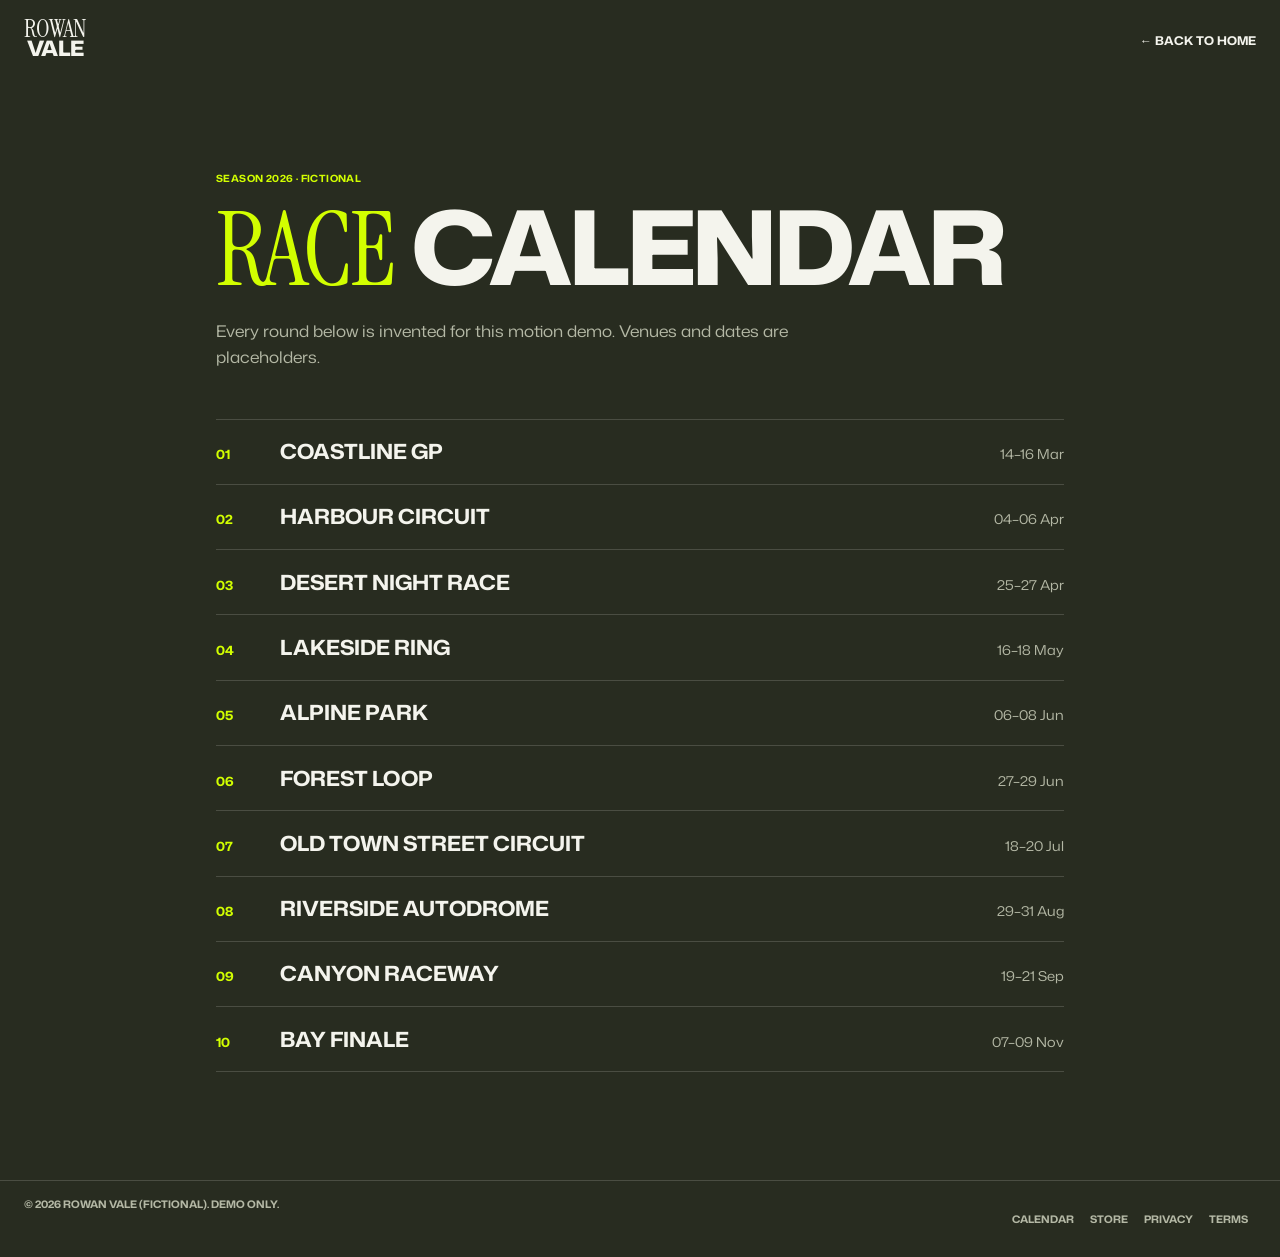
<file: calendar.html>
<!doctype html>
<html lang="en">
<head>
<meta charset="utf-8">
<meta name="viewport" content="width=device-width,initial-scale=1">
<title>Calendar — Rowan Vale (fictional demo)</title>
<meta name="description" content="Fictional 2026 race calendar for Rowan Vale, a demo racing driver.">
<meta name="theme-color" content="#282c20">
<link rel="icon" href="data:image/svg+xml,%3Csvg xmlns=%22http://www.w3.org/2000/svg%22 viewBox=%220 0 40 40%22%3E%3Crect width=%2240%22 height=%2240%22 rx=%228%22 fill=%22%23d2ff00%22/%3E%3Ctext x=%2220%22 y=%2228%22 font-size=%2220%22 text-anchor=%22middle%22 font-family=%22serif%22%3ERV%3C/text%3E%3C/svg%3E">
<link rel="stylesheet" href="style.css?v=3">
</head>
<body class="page">
<a class="skip" href="#main">Skip to content</a>
<header class="page-nav"><a class="nav-logo" href="index.html"><span class="logo-a">ROWAN</span> <span class="logo-b">VALE</span></a><a class="page-back" href="index.html">← Back to home</a></header>
<main id="main" class="page-wrap">
<p class="eyebrow">Season 2026 · fictional</p>
<h1 class="page-h"><span class="serif">Race</span> Calendar</h1>
<p class="page-p">Every round below is invented for this motion demo. Venues and dates are placeholders.</p>
<ol class="cal">
<li><b>01</b><span>Coastline GP</span><em>14–16 Mar</em></li>
<li><b>02</b><span>Harbour Circuit</span><em>04–06 Apr</em></li>
<li><b>03</b><span>Desert Night Race</span><em>25–27 Apr</em></li>
<li><b>04</b><span>Lakeside Ring</span><em>16–18 May</em></li>
<li><b>05</b><span>Alpine Park</span><em>06–08 Jun</em></li>
<li><b>06</b><span>Forest Loop</span><em>27–29 Jun</em></li>
<li><b>07</b><span>Old Town Street Circuit</span><em>18–20 Jul</em></li>
<li><b>08</b><span>Riverside Autodrome</span><em>29–31 Aug</em></li>
<li><b>09</b><span>Canyon Raceway</span><em>19–21 Sep</em></li>
<li><b>10</b><span>Bay Finale</span><em>07–09 Nov</em></li>
</ol>
</main>
<footer class="page-foot"><span>© 2026 Rowan Vale (fictional). Demo only.</span><span><a href="calendar.html">Calendar</a><a href="store.html">Store</a><a href="legal.html#privacy">Privacy</a><a href="legal.html#terms">Terms</a></span></footer>
</body>
</html>
</file>
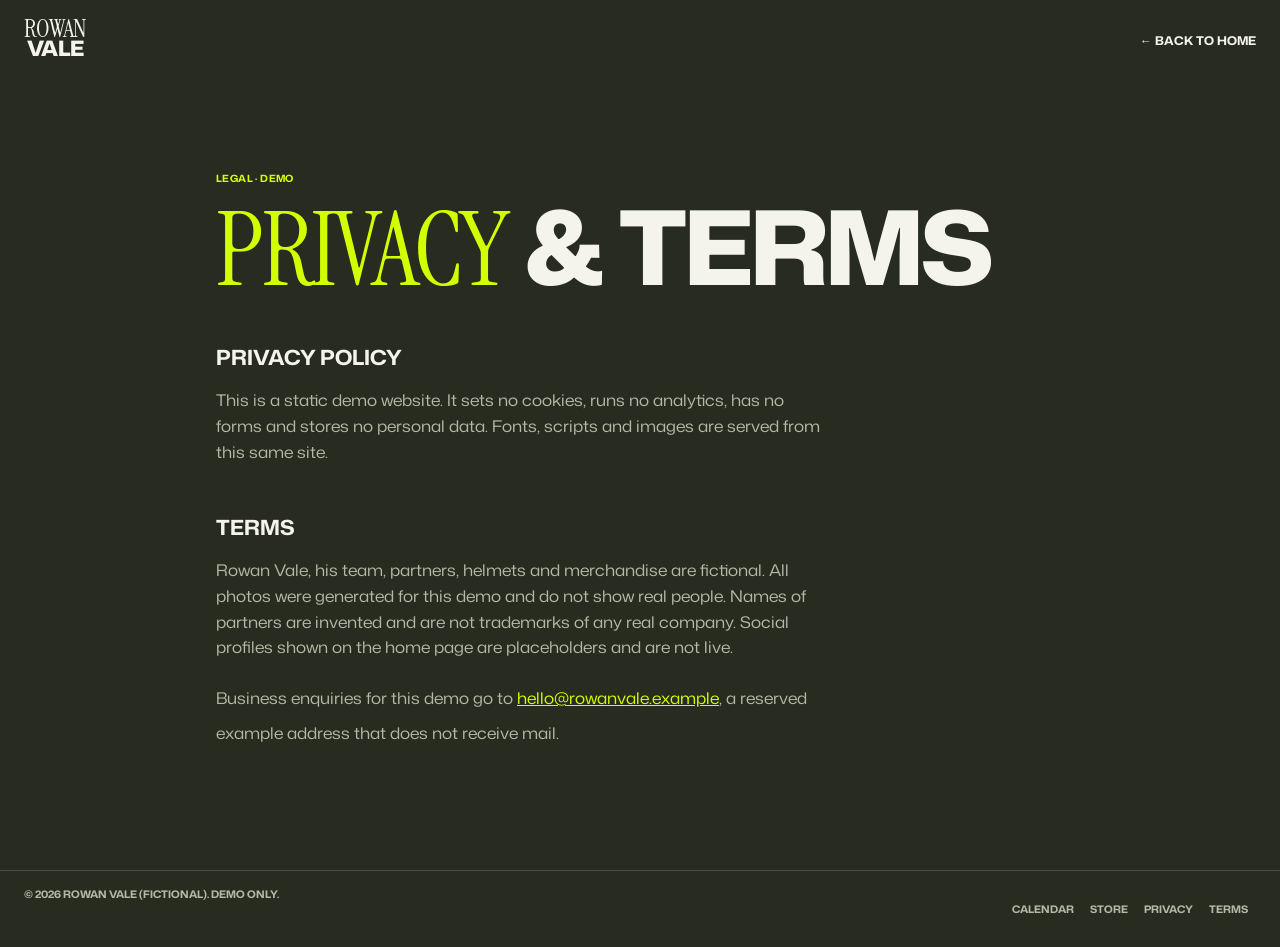
<file: legal.html>
<!doctype html>
<html lang="en">
<head>
<meta charset="utf-8">
<meta name="viewport" content="width=device-width,initial-scale=1">
<title>Legal — Rowan Vale (fictional demo)</title>
<meta name="description" content="Privacy and terms for the Rowan Vale fictional motion demo.">
<meta name="theme-color" content="#282c20">
<link rel="icon" href="data:image/svg+xml,%3Csvg xmlns=%22http://www.w3.org/2000/svg%22 viewBox=%220 0 40 40%22%3E%3Crect width=%2240%22 height=%2240%22 rx=%228%22 fill=%22%23d2ff00%22/%3E%3Ctext x=%2220%22 y=%2228%22 font-size=%2220%22 text-anchor=%22middle%22 font-family=%22serif%22%3ERV%3C/text%3E%3C/svg%3E">
<link rel="stylesheet" href="style.css?v=3">
</head>
<body class="page">
<a class="skip" href="#main">Skip to content</a>
<header class="page-nav"><a class="nav-logo" href="index.html"><span class="logo-a">ROWAN</span> <span class="logo-b">VALE</span></a><a class="page-back" href="index.html">← Back to home</a></header>
<main id="main" class="page-wrap">
<p class="eyebrow">Legal · demo</p>
<h1 class="page-h"><span class="serif">Privacy</span> &amp; Terms</h1>
<section id="privacy"><h2>Privacy policy</h2>
<p class="page-p">This is a static demo website. It sets no cookies, runs no analytics, has no forms and stores no personal data. Fonts, scripts and images are served from this same site.</p></section>
<section id="terms"><h2>Terms</h2>
<p class="page-p">Rowan Vale, his team, partners, helmets and merchandise are fictional. All photos were generated for this demo and do not show real people. Names of partners are invented and are not trademarks of any real company. Social profiles shown on the home page are placeholders and are not live.</p>
<p class="page-p">Business enquiries for this demo go to <a href="mailto:hello@rowanvale.example">hello@rowanvale.example</a>, a reserved example address that does not receive mail.</p></section>
</main>
<footer class="page-foot"><span>© 2026 Rowan Vale (fictional). Demo only.</span><span><a href="calendar.html">Calendar</a><a href="store.html">Store</a><a href="legal.html#privacy">Privacy</a><a href="legal.html#terms">Terms</a></span></footer>
</body>
</html>
</file>
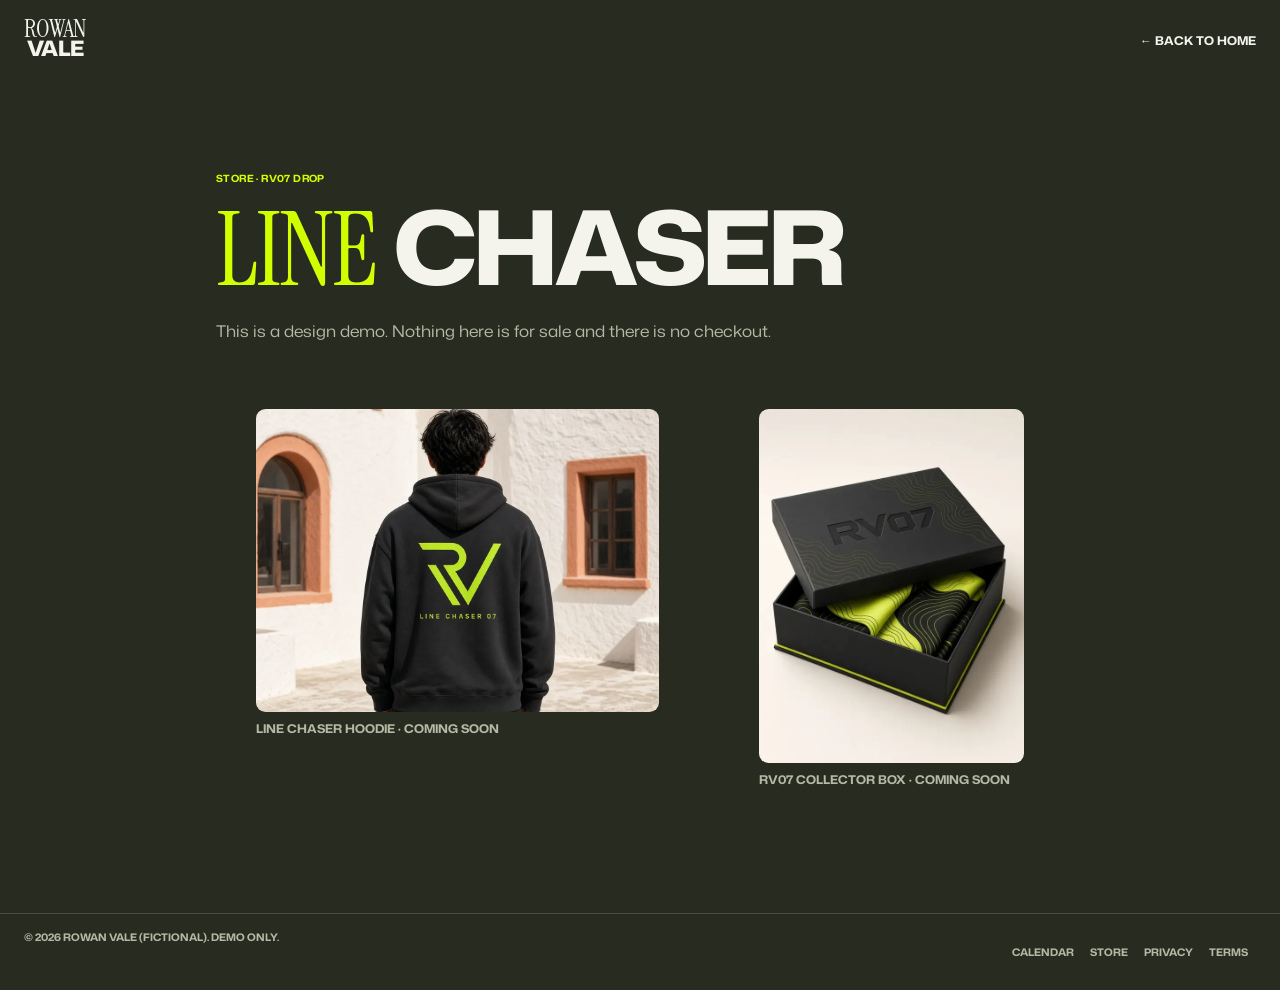
<file: store.html>
<!doctype html>
<html lang="en">
<head>
<meta charset="utf-8">
<meta name="viewport" content="width=device-width,initial-scale=1">
<title>Store — Rowan Vale (fictional demo)</title>
<meta name="description" content="Line Chaser RV07: a fictional merch collection for the Rowan Vale demo.">
<meta name="theme-color" content="#282c20">
<link rel="icon" href="data:image/svg+xml,%3Csvg xmlns=%22http://www.w3.org/2000/svg%22 viewBox=%220 0 40 40%22%3E%3Crect width=%2240%22 height=%2240%22 rx=%228%22 fill=%22%23d2ff00%22/%3E%3Ctext x=%2220%22 y=%2228%22 font-size=%2220%22 text-anchor=%22middle%22 font-family=%22serif%22%3ERV%3C/text%3E%3C/svg%3E">
<link rel="stylesheet" href="style.css?v=3">
</head>
<body class="page">
<a class="skip" href="#main">Skip to content</a>
<header class="page-nav"><a class="nav-logo" href="index.html"><span class="logo-a">ROWAN</span> <span class="logo-b">VALE</span></a><a class="page-back" href="index.html">← Back to home</a></header>
<main id="main" class="page-wrap">
<p class="eyebrow">Store · RV07 drop</p>
<h1 class="page-h"><span class="serif">Line</span> Chaser</h1>
<p class="page-p">This is a design demo. Nothing here is for sale and there is no checkout.</p>
<div class="store-grid">
<figure><img src="assets/img/rv_hoodie.webp?v=3" width="1152" height="864" loading="lazy" alt="Back of a black Line Chaser hoodie with a lime RV monogram"><figcaption>Line Chaser hoodie · coming soon</figcaption></figure>
<figure><img src="assets/img/rv_box.webp?v=3" width="600" height="800" loading="lazy" alt="Matte black RV07 collector box with a lime scarf inside"><figcaption>RV07 collector box · coming soon</figcaption></figure>
</div>
</main>
<footer class="page-foot"><span>© 2026 Rowan Vale (fictional). Demo only.</span><span><a href="calendar.html">Calendar</a><a href="store.html">Store</a><a href="legal.html#privacy">Privacy</a><a href="legal.html#terms">Terms</a></span></footer>
</body>
</html>
</file>
<file: style.css>
@font-face{font-family:"Mona Sans";src:url(fonts/monasans.woff2?v=3) format("woff2");font-weight:200 900;font-stretch:75% 125%;font-display:swap}
@font-face{font-family:"Instrument Serif";src:url(fonts/instrumentserif.woff2?v=3) format("woff2");font-weight:400;font-display:swap}
:root{
  --lime:#d2ff00;--lime-off:#b2c73a;--dg:#282c20;--dg1:#3b3c38;--dg2:#535450;--white:#f4f4ed;--black:#111112;--cream:#efefe5;
  --ow1:#dde1d2;--ow2:#b4b8a5;--grey1:#ebeee0;--grey2:#c8cbbd;--hero:#f8f8f3;--topo:#cbcbb9;
  --ease:cubic-bezier(.65,.05,0,1);--dur:.75s;
  --mona:"Mona Sans",Arial,sans-serif;--serif:"Instrument Serif","Times New Roman",serif;
}
*,*::before,*::after{box-sizing:border-box}
html.lenis,html.lenis body{height:auto}
.lenis.lenis-smooth [data-lenis-prevent]{overscroll-behavior:contain}
.lenis.lenis-stopped{overflow:clip}
html{-webkit-text-size-adjust:100%}
body{margin:0;background:var(--hero);color:var(--black);font-family:var(--mona);font-size:16px;line-height:1.4;-webkit-font-smoothing:antialiased;overflow-x:clip}
img{display:block;max-width:100%}
a{color:inherit;text-decoration:none}
button{font:inherit;color:inherit;background:none;border:0;cursor:pointer}
.sr{position:absolute;width:1px;height:1px;overflow:hidden;clip:rect(0 0 0 0);white-space:nowrap}
.skip{position:fixed;left:1rem;top:-4rem;z-index:200;background:var(--lime);color:var(--black);padding:.8rem 1rem;font-weight:700}
.skip:focus{top:1rem}
:focus-visible{outline:2px solid var(--lime);outline-offset:3px}
.serif{font-family:var(--serif);font-weight:400;letter-spacing:-.02em}
.mona{font-family:var(--mona)}
.c-lime{color:var(--lime)}
.eyebrow{font-size:.62rem;font-weight:700;text-transform:uppercase;letter-spacing:.04em;margin:0}
.topo{position:absolute;inset:0;pointer-events:none;-webkit-mask:url(assets/topo.svg?v=3) center/cover no-repeat;mask:url(assets/topo.svg?v=3) center/cover no-repeat}
.topo-hero{background:var(--ow2);opacity:.65;top:calc(var(--zt)*-1);-webkit-mask-image:url(assets/topo-hero.svg?v=3);mask-image:url(assets/topo-hero.svg?v=3)}
.topo-dark{background:#363b25}
.topo-light{background:var(--topo);opacity:.7}
.topo-foot{background:#3a3f2a}
.topo-horiz{background:#363b25;will-change:opacity}

/* loader */
.loader{position:fixed;inset:0;z-index:150;background:var(--lime);display:grid;place-items:center;clip-path:ellipse(150% 150% at 50% 50%)}
.loader-mark{display:grid;place-items:center;gap:1rem;color:var(--black)}
.loader-mark span{font-family:var(--serif);font-size:4rem;line-height:1}
.loader-mark i{display:block;width:8rem;height:2px;background:rgba(17,17,18,.2);position:relative;overflow:hidden}
.loader-mark i::after{content:"";position:absolute;inset:0;background:var(--black);transform-origin:left;animation:load 1s var(--ease) forwards}
@keyframes load{from{transform:scaleX(0)}to{transform:scaleX(1)}}
.no-js .loader{display:none}

/* nav */
.nav{position:fixed;inset:0 0 auto 0;z-index:100;display:flex;justify-content:space-between;align-items:flex-start;padding:1.25rem 1.5rem;pointer-events:none;color:var(--black);transition:color var(--dur) var(--ease)}
.nav.is-dark{color:var(--white)}
.nav>*{pointer-events:auto}
.nav-logo{display:flex;flex-direction:column;line-height:.82;transform-origin:left top;transition:transform .5s var(--ease)}
.logo-a{font-family:var(--serif);font-size:1.55rem;letter-spacing:-.02em}
.logo-b{font-weight:800;font-stretch:112%;font-size:1.32rem;letter-spacing:-.03em}
.nav-mark{position:absolute;left:50%;top:.9rem;width:2.75rem;height:2.75rem;padding:.4rem;margin-left:-1.375rem;transition:transform .5s var(--ease)}
.nav-mark svg{width:100%;height:100%}
.nav-right{display:flex;gap:.5rem;transform-origin:right top;transition:transform .5s var(--ease)}
.at-top .nav-logo,.at-top .nav-right{transform:scale(1.2)}
.btn-store{display:inline-flex;align-items:center;gap:.45rem;height:2.75rem;padding:0 1rem;background:var(--lime);color:var(--black);border-radius:.4rem;font-size:.7rem;font-weight:700;letter-spacing:.03em}
.btn-store .i svg{width:.8rem;height:.8rem;display:block}
.btn-menu{width:2.75rem;height:2.75rem;border:1.5px solid currentColor;border-radius:.4rem;display:grid;place-content:center;gap:5px}
.btn-menu i{display:block;width:1rem;height:1.5px;background:currentColor;transition:transform .5s var(--ease)}
.btn-menu i:last-child{width:.6rem;margin-left:auto}
.menu-open .btn-menu i:first-child{transform:translateY(3.25px) rotate(45deg)}
.menu-open .btn-menu i:last-child{width:1rem;transform:translateY(-3.25px) rotate(-45deg)}
.menu[hidden]{display:none}
.menu{position:fixed;inset:0;z-index:90;background:var(--dg);color:var(--white);display:flex;flex-direction:column;justify-content:center;padding:6rem 1.5rem 2rem;clip-path:ellipse(0% 0% at 100% 0%)}
.menu nav{display:flex;flex-direction:column;gap:.2rem}
.menu nav a{font-weight:800;font-stretch:112%;text-transform:uppercase;font-size:clamp(2.6rem,7vw,5.25rem);line-height:1;letter-spacing:-.03em;min-height:44px}
.menu nav a:hover{color:var(--lime)}
.menu-foot{margin-top:auto;font-size:.75rem;color:var(--ow2)}
.menu-pics{position:absolute;right:6vw;top:0;bottom:0;margin:auto 0;width:min(24vw,22rem);height:min(30vw,27.5rem);transform:rotate(3deg);pointer-events:none}
.menu-pics img{position:absolute;inset:0;width:100%;height:100%;object-fit:cover;border-radius:1rem;opacity:0;transform:scale(.94) rotate(-4deg);transition:opacity .45s var(--ease),transform .6s var(--ease)}
.menu-pics img.on{opacity:1;transform:none}
@media (max-width:991px){.menu-pics{position:relative;right:auto;top:auto;bottom:auto;transform:none;display:flex;gap:.6rem;width:auto;height:auto;margin:1.6rem 0 0}
  .menu-pics img{position:static;width:calc((100% - 1.2rem)/3);height:auto;aspect-ratio:4/5;opacity:.9;transform:none;border-radius:.6rem}
  .menu-pics img:nth-child(n+4){display:none}.menu-pics img:first-child{display:none}.menu-pics img:nth-child(2),.menu-pics img:nth-child(3),.menu-pics img:nth-child(4){display:block}
  .menu-pics img.on{opacity:1}}
.menu-open .nav{color:var(--white)}

/* data-hover text */
[data-hover] .t{display:inline-block;overflow:hidden;position:relative;vertical-align:top;line-height:1.2}
[data-hover] .t .char{display:inline-block;will-change:transform}
[data-hover] .t .dup{position:absolute;left:0;top:100%;white-space:pre}

/* scroll indicator */
.scroll-ind{position:fixed;right:.3rem;top:10vh;width:.4em;height:80vh;z-index:95;opacity:0;pointer-events:none;will-change:opacity}
.scroll-ind i{display:block;width:100%;height:20%;background:rgba(138,140,128,.75);border-radius:1rem;will-change:transform}

/* HERO */
.hero{position:relative;height:300vh;background:transparent;--zt:4.5rem}
.hero-stick{position:sticky;top:0;height:100vh;height:100svh;overflow:hidden;background:var(--hero)}
.hero-media{position:absolute;left:50%;top:50%;width:100vw;height:100vh;height:100svh;transform:translate(-50%,-50%);overflow:hidden;z-index:2;background:var(--hero);will-change:transform}
.hero-cs{position:absolute;inset:0;transform:translateY(var(--zt));will-change:transform}
.hero-dark{position:absolute;inset:0;background:#282c20;opacity:0;will-change:opacity}
.next-race,.topo-hero,.hero-tint{will-change:opacity}.hero-msg{will-change:transform,opacity}
.hero-img{width:100%;height:100%;object-fit:cover;object-position:50% 40%}
.hero-tint{position:absolute;inset:0;opacity:0}
.hero-bw{object-position:50% 28%}
.hero-zoom{position:absolute;inset:0}
.hero-img{-webkit-mask:radial-gradient(120% 95% at 50% 55%,#000 60%,transparent 100%),linear-gradient(transparent,#000 3rem);-webkit-mask-composite:source-in;mask:radial-gradient(120% 95% at 50% 55%,#000 60%,transparent 100%) intersect,linear-gradient(transparent,#000 3rem)}
.hero-canvas{position:absolute;inset:0;width:100%;height:100%;pointer-events:none}
.hero-target{position:absolute;left:50%;top:50%;width:min(36vw,34rem);aspect-ratio:4/3;transform:translate(-50%,-50%)}
.hero-marquee{position:absolute;inset:0;display:flex;flex-direction:column;justify-content:center;z-index:1;text-transform:uppercase;white-space:nowrap}
.mq-row{overflow:hidden}
.row-inner{display:inline-flex;will-change:transform}
.mq-a{font-family:var(--serif);color:var(--lime-off);font-size:clamp(3rem,8.5vw,7.9rem);line-height:.86}
.mq-b{font-weight:660;font-stretch:93%;color:var(--ow1);font-size:clamp(3rem,8.5vw,7.9rem);line-height:.9;letter-spacing:-.02em}
.hero-msg{position:absolute;left:50%;top:calc(50% - min(18vw,17rem)*.75 - 4.5rem);transform:translateX(-50%);z-index:3;color:var(--lime);display:flex;flex-direction:column;align-items:center;gap:.6rem;opacity:0}
.hero-msg .mono{width:1.6rem;height:1.6rem}
.msg-t{font-size:.62rem;font-weight:700;text-transform:uppercase;color:var(--white);letter-spacing:.04em;overflow:hidden}
.msg-t .char{display:inline-block}
.hw{display:block;fill:none;stroke:var(--lime);stroke-linecap:round;stroke-linejoin:round;overflow:visible;pointer-events:none}
.signature{position:absolute;left:50%;top:50%;width:min(62vw,56rem);transform:translate(-50%,-50%) rotate(-8deg);z-index:4}
.next-race{position:absolute;left:1.5rem;bottom:1.5rem;z-index:5;width:6.5rem;border:1px solid rgba(17,17,18,.25);border-radius:.4rem;padding:.6rem;display:flex;flex-direction:column;gap:.35rem;color:var(--black);font-size:.7rem;transition:opacity .3s}
.next-race svg{width:100%;height:auto}
.next-race b{font-weight:800;text-transform:uppercase;font-size:.66rem}
.hero-sig-track{position:absolute;left:0;right:0;top:100vh;height:150vh;pointer-events:none}

/* MANIFESTO */
.manifesto{position:relative;background:var(--dg);color:var(--white);padding:22vh 1.5rem 26vh;text-align:center;overflow:hidden}
.mani-in{position:relative;max-width:78rem;margin:0 auto}
.mini-helmet{width:2.6rem;color:var(--ow2);margin:0 auto 1rem;display:block}
.manifesto .eyebrow{margin-bottom:2rem}
.mani-text{margin:0;font-weight:660;font-stretch:93%;text-transform:uppercase;font-size:clamp(2.4rem,7.4vw,7.9375rem);line-height:.906;letter-spacing:-.0625rem;color:var(--ow1)}
.mani-text strong{font-family:var(--serif);font-weight:400;color:var(--lime);letter-spacing:-.03em}
.line{display:block}
.high-line-reveal{pointer-events:none}

/* HORIZONTAL */
.horiz{position:relative;background:var(--dg);color:var(--white);transition:color .5s}
.horiz.is-light{color:var(--black)}
.horiz-light{position:absolute;inset:0;background:#f4f4ed;opacity:0;will-change:opacity;pointer-events:none}
.horiz-stick{position:sticky;top:0;height:100vh;overflow:hidden}
.horiz-track{position:relative;height:100%;display:flex;align-items:flex-start;gap:6vw;padding:0 8vw 0 6vw;width:max-content;will-change:transform}
.h-item{flex:none;position:relative;margin:0}
.h-quote{width:24rem;margin-top:16vh}
.h-q{font-family:var(--serif);font-size:2.75rem;line-height:.886;letter-spacing:-.06rem;margin:0;color:var(--ow1)}
.h-q b{font-family:var(--mona);font-weight:700;font-size:.8em;letter-spacing:-.02em;color:inherit}
.h-sig{width:7rem;color:var(--lime);margin-top:1.4rem}
.h-item figcaption{font-size:.62rem;font-weight:700;text-transform:uppercase;margin-top:.6rem;letter-spacing:.04em}
.cap-bar{display:block;width:2.4rem;height:.35rem;background:var(--lime);margin-bottom:.6rem}
.h-img{overflow:hidden;position:relative}
.h-img img{width:calc(100% + 4rem);max-width:none;margin-left:-4rem;height:100%;object-fit:cover}
.s-l .h-img{width:34vw;height:38vw;max-height:66vh}
.s-m .h-img{width:22vw;height:26vw;max-height:52vh}
.s-s .h-img{width:13vw;height:14vw;max-height:30vh}
.t-1{margin-top:22vh}.t-2{margin-top:8vh}.t-3{margin-top:52vh}.t-4{margin-top:70vh}.t-5{margin-top:18vh}.t-6{margin-top:10vh}.t-7{margin-top:34vh}.t-8{margin-top:64vh}
.h-text{width:22rem;margin-top:62vh}
.h-text p{font-family:var(--serif);font-size:1.5rem;line-height:1.05;margin:0}
.h-end{width:4vw}
.horiz.is-light .h-q,.horiz.is-light .h-text p{color:var(--black)}

/* OTOT */
.otot{position:relative;background:var(--white);overflow:hidden}
.otot-top{position:relative;height:100vh;min-height:40rem}
.otot-img{position:absolute;bottom:0;height:88%;width:auto;object-fit:contain;z-index:1}
.otot-l{left:-3vw}
.otot-r{right:-4vw}
.otot-col{position:absolute;top:34%;z-index:2;display:flex;flex-direction:column;align-items:flex-start;gap:1rem}
.otot-c1{right:52%;align-items:flex-end;text-align:right}
.otot-c2{left:52%}
.otot-h{margin:0;font-weight:800;font-stretch:93%;text-transform:uppercase;font-size:clamp(2.6rem,6vw,5.4rem);line-height:.86;letter-spacing:-.03em}
.otot-h .serif{font-weight:400}
.otot-p{margin:0;font-size:.85rem;max-width:15rem}
.btn-round{width:2.75rem;height:2.75rem;background:var(--lime);border-radius:.4rem;display:grid;place-items:center}
.btn-round svg{width:1rem}
.s-on{position:absolute;right:2%;top:-4.6rem;width:clamp(7rem,13vw,12rem);transform:rotate(-8deg);z-index:3}

.s-off{position:absolute;left:-2%;top:-4.6rem;width:clamp(8.5rem,16vw,15rem);transform:rotate(-6deg);z-index:3}
.otot-bottom{position:relative;height:90vh;overflow:hidden}
.otot-bottom img{width:100%;height:120%;object-fit:cover;transform-origin:50% 0}

/* HELMETS */
.helmets{position:relative;background:var(--black);color:var(--white);padding:18vh 1.5rem 10vh}
.hel-head{text-align:center;margin-bottom:10vh}
.hel-head .eyebrow{color:var(--lime);margin-bottom:1rem}
.hel-title{margin:0;font-weight:800;font-stretch:93%;text-transform:uppercase;font-size:clamp(2.8rem,7vw,7rem);line-height:.86;letter-spacing:-.03em}
.hel-title .serif{color:var(--lime);font-weight:400}
.hel-p{max-width:26rem;margin:1.5rem auto 0;color:var(--ow2);font-size:.9rem}
.hel-grid{display:grid;grid-template-columns:repeat(4,1fr);gap:1.2rem;max-width:90rem;margin:0 auto;align-items:start}
.hel-col{display:flex;flex-direction:column;gap:1.2rem}
.hel-card{position:relative;aspect-ratio:406.89/411;color:#3a3a3c;transition:color var(--dur) var(--ease)}
.hel-card:hover,.hel-card:focus-within{color:var(--lime)}
.hel-frame{position:absolute;inset:0;width:100%;height:100%;overflow:visible}
.hel-frame path{fill:#0c0c0d;stroke:currentColor;stroke-width:1.2;vector-effect:non-scaling-stroke}
.hel-img{position:absolute;inset:8% 8% 18%;display:grid;place-items:center;transition:transform var(--dur) var(--ease)}
.hel-spr{position:relative;width:100%;aspect-ratio:1;overflow:hidden;mix-blend-mode:lighten}
.hel-spr img{display:block;width:400%;max-width:none;height:100%;transform:translateX(0)}
.hel-spr .hel-b{position:absolute;left:0;top:0;opacity:0}
/* turntable: frame k is held while frame k+1 cross-fades in on top, so the 4 views flow instead of jumping */
.hel-card:hover .hel-spr img,.hel-card:focus-within .hel-spr img,.hel-card.is-spin .hel-spr img{animation:helSpin 2s steps(4) infinite}
.hel-card:hover .hel-spr .hel-b,.hel-card:focus-within .hel-spr .hel-b,.hel-card.is-spin .hel-spr .hel-b{animation:helSpinB 2s infinite,helFade .5s ease-in-out infinite}
@keyframes helSpin{to{transform:translateX(-100%)}}
@keyframes helSpinB{0%,24.9%{transform:translateX(-25%)}25%,49.9%{transform:translateX(-50%)}50%,74.9%{transform:translateX(-75%)}75%,100%{transform:translateX(0)}}
@keyframes helFade{from{opacity:0}to{opacity:1}}
.hel-card:hover .hel-img{transform:scale(1.1)}
.hel-reveal{position:absolute;inset:8% 8% 18%;clip-path:ellipse(100% 0% at 50% 0);transition:clip-path var(--dur) var(--ease);background:radial-gradient(60% 60% at 50% 55%,rgba(210,255,0,.18),transparent 70%)}
.hel-card:hover .hel-reveal{clip-path:ellipse(100% 120% at 50% 0%)}
.hel-label{position:absolute;right:.4rem;bottom:.35rem;font-size:.62rem;font-weight:700;color:var(--white);display:flex;gap:.5rem}
.hel-label b{color:var(--lime)}
.hel-card a{position:absolute;inset:0;z-index:2}
.hel-cta{text-align:center;padding:22vh 0 8vh;display:flex;flex-direction:column;align-items:center;gap:1.4rem}
.cta-t{font-family:var(--serif);font-size:clamp(1.6rem,2.75vw,2.75rem);line-height:.95;max-width:22ch;margin:0}
.btn-lime,.btn-dark{display:inline-flex;align-items:center;min-height:2.75rem;padding:0 1.1rem;border-radius:.4rem;font-size:.7rem;font-weight:700;letter-spacing:.03em}
.btn-lime{background:var(--lime);color:var(--black)}
.btn-dark{background:var(--black);color:var(--white)}

/* STORE */
.store{position:relative;background:var(--black)}
.visor{position:relative;background:#e9ece6;clip-path:ellipse(70% 0% at 50% 0%);min-height:110vh;overflow:hidden}
.store-in{position:relative;min-height:110vh;display:grid;grid-template-columns:1.1fr 1fr .9fr;align-items:center;gap:2rem;padding:14vh 4vw}
.store-copy{display:flex;flex-direction:column;gap:1.1rem;align-items:flex-start}
.store-h{margin:0;font-weight:800;font-stretch:93%;text-transform:uppercase;font-size:clamp(2.6rem,5vw,4.5rem);line-height:.88;letter-spacing:-.03em}
.store-h .serif{font-weight:400}
.store-p{margin:0;max-width:22rem;font-size:.9rem}
.store-img{overflow:hidden;border-radius:.3rem}
.store-img img{width:100%;height:100%;object-fit:cover}
.s1{height:70vh}.s2{height:44vh;margin-top:20vh}

/* COLLABS */
.collabs{position:relative;background:var(--white);padding:12vh 0 48vh;overflow:hidden}
.col-head{position:relative;display:flex;justify-content:space-between;align-items:flex-start;padding:0 1.5rem;margin-bottom:10vh;gap:2rem}
.col-title{margin:0;text-transform:uppercase;font-size:clamp(2.6rem,6vw,5.2rem);line-height:.86;letter-spacing:-.03em}
.col-title .mona{font-weight:800;font-stretch:93%}
.col-title .serif{font-weight:400}
.col-p{max-width:17rem;font-size:.85rem;margin:0}
.s-collab{position:absolute;left:-1%;top:-35%;width:min(68vw,64rem);transform:rotate(-14deg);z-index:3}
.marquee{position:relative;overflow:hidden}
.mq-lane{display:flex;width:max-content;will-change:transform}
.mq-coll{display:flex;align-items:center;gap:5rem;padding-right:5rem;flex:none}
.logo{height:2.2rem;width:auto;color:var(--black);flex:none}

/* SOCIALS */
.socials{position:relative;background:var(--white);text-align:center;padding:10vh 1.5rem 0;overflow:hidden}
.soc-title{margin:0 0 4rem;text-transform:uppercase;line-height:.86;letter-spacing:-.03em;font-size:clamp(2.6rem,5vw,4.5rem)}
.soc-title .mona{font-weight:800;font-stretch:93%}
.soc-title .serif{font-weight:400}
.fan{position:relative;height:40rem;max-width:80rem;margin:0 auto}
.fan-c{position:absolute;left:50%;top:0;width:20rem;height:35rem;margin-left:-10rem;border-radius:3.3rem;overflow:hidden;box-shadow:0 1.5rem 3rem rgba(17,17,18,.18);background:#ccc}
.fan-c img,.fan-c video{display:block;width:100%;height:100%;object-fit:cover}
.soc-follow{font-size:1.6rem;margin:2rem 0 1rem}
.soc-links{list-style:none;margin:0;padding:0 0 22vh;display:flex;justify-content:center;gap:.5rem;flex-wrap:wrap}
.soc-links a{display:inline-flex;align-items:center;min-height:44px;padding:0 .9rem;font-size:.66rem;font-weight:700;text-transform:uppercase;background:var(--black);color:var(--white);border-radius:.3rem}

/* FOOTER */
.footer{position:relative;background:var(--white);padding:4rem .8rem .8rem}
.foot-grad{position:absolute;inset:0;background:linear-gradient(180deg,var(--white) 0%,#e6f7a0 30%,var(--lime) 75%)}
.foot-card{position:relative;background:var(--dg);color:var(--white);border-radius:2rem;height:calc(100vh - 5.6rem);min-height:36rem;padding:13vh 2rem 1rem;display:grid;grid-template-columns:1fr 2fr 1fr;grid-template-rows:auto 1fr auto auto;overflow:visible}
.foot-card::before{content:"";position:absolute;left:30%;right:30%;top:-2.4rem;height:3rem;background:var(--dg);border-radius:2rem 2rem 0 0}
.foot-card .topo{border-radius:2rem;overflow:hidden}
.sig-foot{top:7vh;left:50%;width:min(18vw,16rem);transform:translate(-30%,0) rotate(-8deg)}
.foot-h{grid-column:1/-1;margin:0;text-align:center;text-transform:uppercase;font-size:clamp(2.6rem,5vw,5rem);line-height:.86;letter-spacing:-.03em;position:relative;z-index:3}
.foot-h .mona{font-weight:800;font-stretch:93%}
.foot-h .serif{font-weight:400}
.foot-h .l1,.foot-h .l2{display:block}
.foot-helmet{grid-column:2;grid-row:2/4;justify-self:center;align-self:end;width:auto;height:min(52vh,30vw);aspect-ratio:1;margin-top:-1rem;object-fit:cover;-webkit-mask:radial-gradient(60% 60% at 50% 45%,#000 70%,transparent 100%);mask:radial-gradient(60% 60% at 50% 45%,#000 70%,transparent 100%);position:relative;z-index:2}
.foot-col{grid-row:2;align-self:center;display:flex;flex-direction:column;align-items:center;gap:.1rem;position:relative;z-index:3}
.foot-col .eyebrow{color:var(--ow2);margin-bottom:.5rem}
.foot-col a{font-weight:800;font-stretch:93%;font-size:1.25rem;line-height:1;min-height:44px;display:flex;align-items:center}
.foot-col a .t{line-height:1.1}
.fc-l{grid-column:1}.fc-r{grid-column:3}
.foot-btn{grid-column:2;grid-row:3;justify-self:center;align-self:end;position:relative;z-index:4;margin-bottom:1rem}
.foot-mq{grid-column:1/-1;grid-row:4;margin:0 -2rem;padding:1rem 0;z-index:1}
.foot-mq .logo{color:var(--white);height:1.8rem}
.foot-legal{grid-column:1/-1;display:flex;justify-content:space-between;font-size:.6rem;color:var(--ow2);text-transform:uppercase;font-weight:700;position:relative;z-index:3}
.foot-legal a{margin-left:.6rem;display:inline-flex;min-height:44px;min-width:44px;padding:0 .4rem;align-items:center;justify-content:center}

/* MOBILE */
@media (max-width:991px){
  .nav{padding:1rem}
  .hero{height:220vh;--zt:5.25rem}
  .nav-mark{top:.9rem}
  .hero-img{object-position:50% 30%}
  .hero-target{width:72vw}
  .hero-msg{top:calc(50% - 27vw - 4.5rem)}
  .signature{width:92vw}
  .next-race{left:1rem;bottom:1rem;background:rgba(248,248,243,.92);border-color:rgba(17,17,18,.45);-webkit-backdrop-filter:blur(6px);backdrop-filter:blur(6px);box-shadow:0 .4rem 1.2rem rgba(17,17,18,.12)}
  .horiz-stick{position:relative;height:auto;overflow:visible}
  .horiz-track{flex-direction:column;width:auto;padding:8vh 1.5rem 12vh;gap:3rem}
  .h-item{margin-top:0!important}
  .h-quote,.h-text{width:auto}
  .h-q{font-size:2.2rem}
  .s-l .h-img,.s-m .h-img{width:100%;height:auto;aspect-ratio:4/5;max-height:none}
  .s-s .h-img{width:60%;height:auto;aspect-ratio:1;max-height:none}
  .s-s:nth-of-type(even){align-self:flex-end}
  .h-img img{width:100%;margin-left:0}
  .otot-top{height:auto;min-height:0;padding:28vh 1rem 0;display:grid;grid-template-columns:1fr 1fr;gap:1rem}
  .otot-img{position:relative;height:auto;width:100%;grid-row:2;left:auto;right:auto}
  .otot-col{position:relative;top:auto;left:auto;right:auto;grid-row:1}
  .otot-c1{align-items:flex-start;text-align:left}
  .s-on{right:auto;left:0;top:-5rem;width:6.5rem}
  .s-off{left:0;top:-5rem;width:7.5rem}
  .s-collab{top:-6%;width:96vw}
  .collabs{padding-bottom:20vh}
  .otot-bottom{height:60vh}
  .hel-grid{grid-template-columns:repeat(2,1fr);gap:.8rem}
  .hel-col{gap:.8rem}
  .store-in{grid-template-columns:1fr;padding:16vh 1.5rem 10vh}
  .s1{height:50vh}.s2{height:36vh;margin-top:0;width:70%;justify-self:end}
  .col-head{flex-direction:column}
  .fan{height:30rem}
  .fan-c{width:13rem;height:23rem;margin-left:-6.5rem;border-radius:2.2rem}
  .foot-card{height:auto;grid-template-columns:1fr 1fr;padding:14vh 1.2rem 1rem;grid-template-rows:auto auto auto auto auto}
  .foot-card::before{left:20%;right:20%}
  .foot-h{grid-column:1/-1}
  .foot-helmet{grid-column:1/-1;grid-row:2;width:72vw;height:auto;margin-top:1rem}
  .foot-col{grid-row:3;margin-top:1rem}
  .fc-l{grid-column:1}.fc-r{grid-column:2}
  .foot-btn{grid-column:1/-1;grid-row:4;margin-top:1.5rem}
  .foot-mq{grid-row:5;margin:0 -1.2rem}
  .foot-legal{flex-direction:column;gap:.2rem;grid-row:6}
  .foot-legal a{margin:0 1rem 0 0}
  .sig-foot{width:40vw;top:8vh}
}
@media (max-width:479px){
  .mani-text{font-size:2.15rem}
  .fan-c{width:10.5rem;height:18.5rem;margin-left:-5.25rem}
  .fan{height:24rem}
}

/* reduced motion / no-js fallbacks */
.reduced .hero{height:auto}
.reduced .hero-stick{position:relative;height:100vh}
.reduced .hero-canvas{display:block}
.reduced .loader{display:none}
.reduced .visor{clip-path:none}
.reduced .horiz-stick{position:relative;height:auto;overflow:visible}
.reduced .horiz-track{flex-wrap:wrap;width:auto;padding:10vh 6vw;justify-content:center;gap:3rem}
.reduced .h-item{margin-top:0!important}
.reduced .hero-msg{display:none}
.no-js .visor{clip-path:none}
.no-js .loader{display:none}
@media (prefers-reduced-motion:reduce){*,*::before,*::after{animation:none!important;transition-duration:.01ms!important}}
/* fictional partner wordmarks */
.lg1{font-weight:900;font-stretch:125%;letter-spacing:.02em;font-size:1.3rem}
.lg2{font-family:var(--serif);font-style:italic;font-size:2rem}
.lg3{font-weight:800;font-size:1.5rem;letter-spacing:.12em}.lg3 i{font-style:normal;color:transparent;-webkit-text-stroke:1.5px currentColor}
.lg4{font-weight:500;font-size:1.6rem;letter-spacing:-.04em}
.lg5{font-family:var(--serif);font-size:1.5rem;letter-spacing:.3em}
.lg6{font-weight:700;font-size:1.6rem;display:inline-flex;align-items:center;gap:.2rem}.lg6 i{width:.7rem;height:.7rem;border-radius:50%;border:2px solid currentColor;display:inline-block}
.lg7{border:2px solid currentColor;padding:.15rem .5rem;font-weight:700;font-size:1rem;letter-spacing:.1em}
.lg8{border:2px solid currentColor;border-radius:2rem;padding:.1rem .8rem;font-weight:800;font-size:1rem}
.lg9{font-family:var(--serif);font-size:1.7rem}
.logo{display:inline-flex;align-items:center;height:auto;white-space:nowrap;line-height:1}

/* SUB PAGES (calendar, store, legal) */
.page{background:var(--dark-green,#282c20);color:var(--white)}
.page-nav{display:flex;justify-content:space-between;align-items:center;padding:1.2rem 1.5rem}
.page-nav a{display:inline-flex;align-items:center;min-height:44px;color:var(--white)}
.page-back{font-size:.75rem;font-weight:700;text-transform:uppercase}
.page-wrap{max-width:56rem;margin:0 auto;padding:10vh 1.5rem 12vh}
.page .eyebrow{color:var(--lime)}
.page-h{margin:1rem 0 1.5rem;font-weight:800;font-stretch:93%;text-transform:uppercase;font-size:clamp(2.8rem,8vw,6.5rem);line-height:.86;letter-spacing:-.03em}
.page-h .serif{color:var(--lime);font-weight:400}
.page-p{max-width:38rem;color:var(--ow2);line-height:1.6}
.page-p a{color:var(--lime);text-decoration:underline;display:inline-flex;align-items:center;min-height:44px}
.page h2{margin:3rem 0 .6rem;font-size:1.3rem;text-transform:uppercase}
.cal{list-style:none;margin:3rem 0 0;padding:0;border-top:1px solid #4a4d42}
.cal li{display:grid;grid-template-columns:3rem 1fr auto;gap:1rem;align-items:baseline;padding:1.1rem 0;border-bottom:1px solid #4a4d42}
.cal b{color:var(--lime);font-size:.8rem}.cal span{font-size:1.3rem;font-weight:700;text-transform:uppercase}.cal em{font-style:normal;color:var(--ow2);font-size:.85rem}
.store-grid{display:grid;grid-template-columns:1.4fr 1fr;gap:1.2rem;margin-top:3rem;align-items:start}
.store-grid img{width:100%;height:auto;border-radius:.6rem;display:block}
.store-grid figcaption{margin-top:.6rem;font-size:.75rem;color:var(--ow2);text-transform:uppercase;font-weight:700}
.page-foot{display:flex;justify-content:space-between;flex-wrap:wrap;gap:1rem;padding:1rem 1.5rem;font-size:.65rem;font-weight:700;text-transform:uppercase;color:var(--ow2);border-top:1px solid #4a4d42}
.page-foot a{display:inline-flex;align-items:center;min-height:44px;min-width:44px;padding:0 .5rem;color:var(--ow2)}
@media (max-width:640px){.store-grid{grid-template-columns:1fr}}
.soc-note{font-size:.72rem;color:var(--dg2);text-align:center;margin:-.4rem 0 1rem}
.soc-links a[aria-disabled],.foot-col a[aria-disabled]{cursor:not-allowed}
@media (max-width:600px){.nav-mark{display:none}}
</file>
